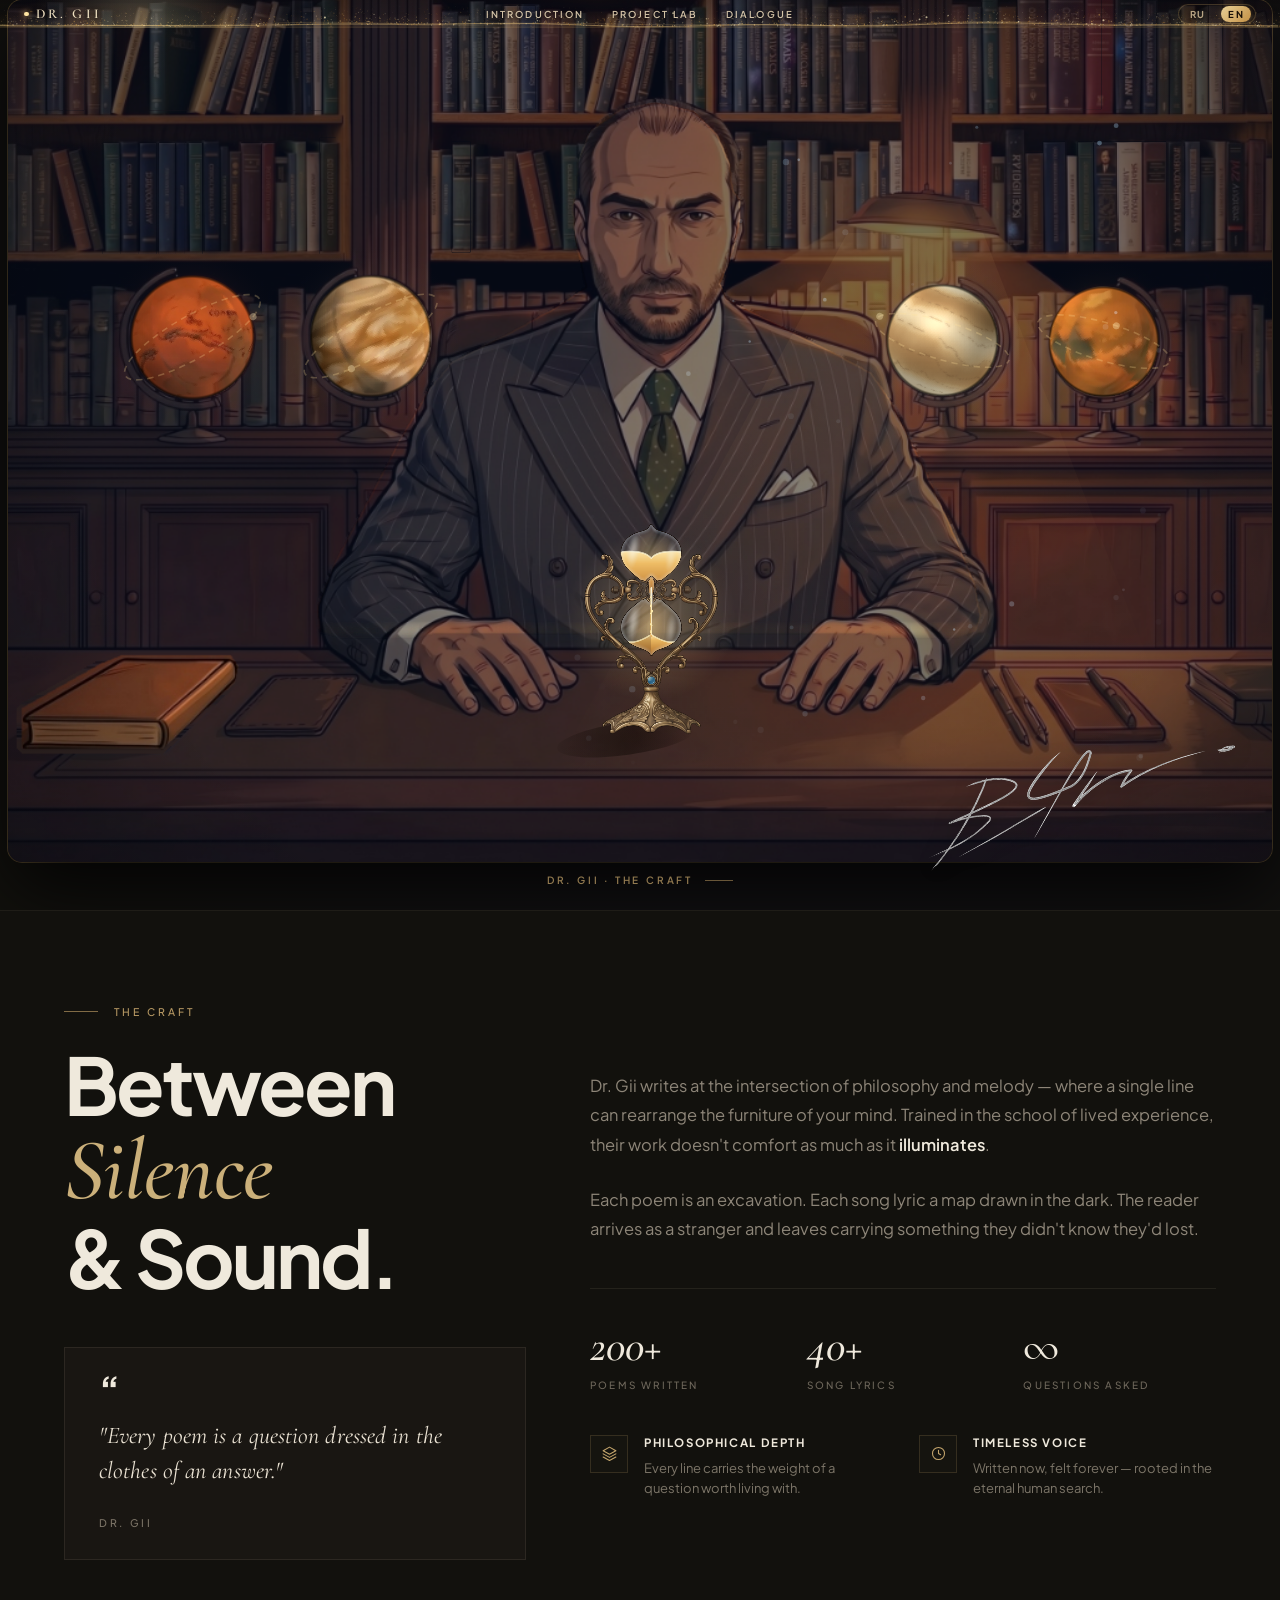
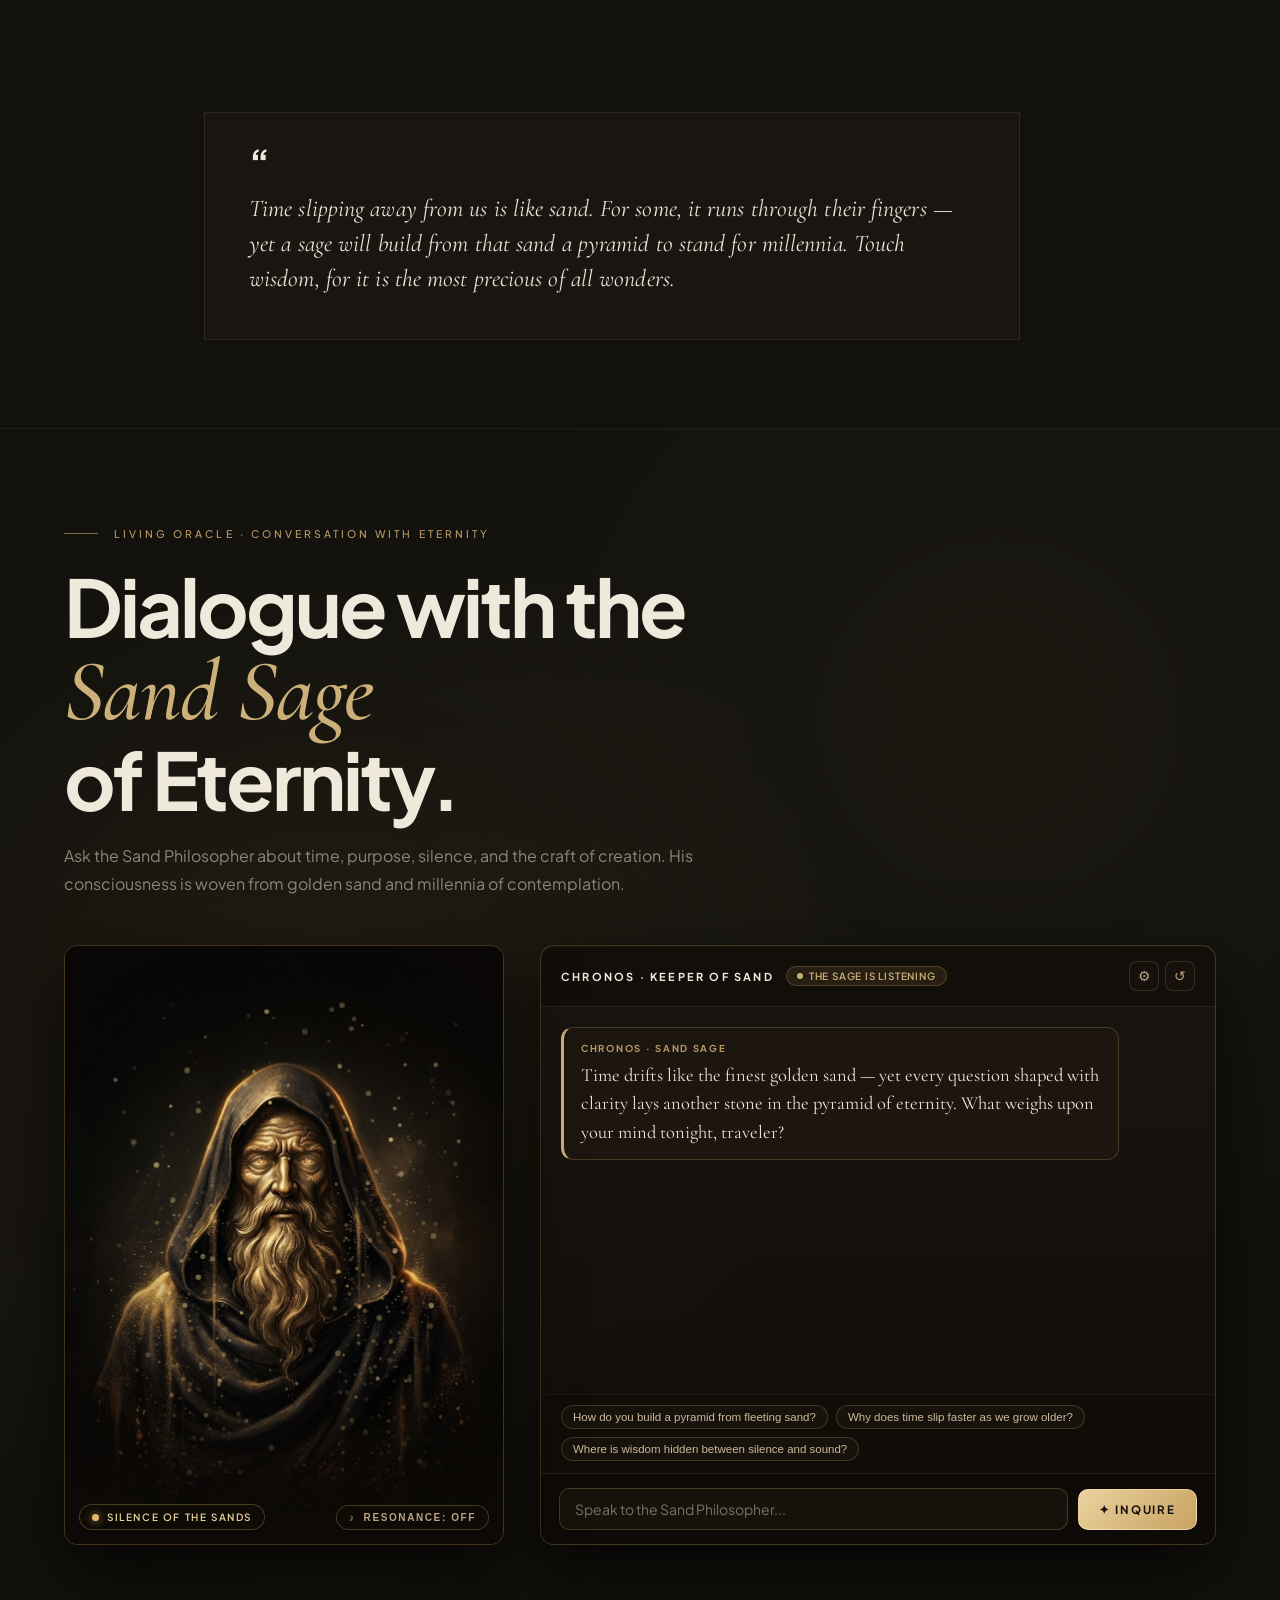
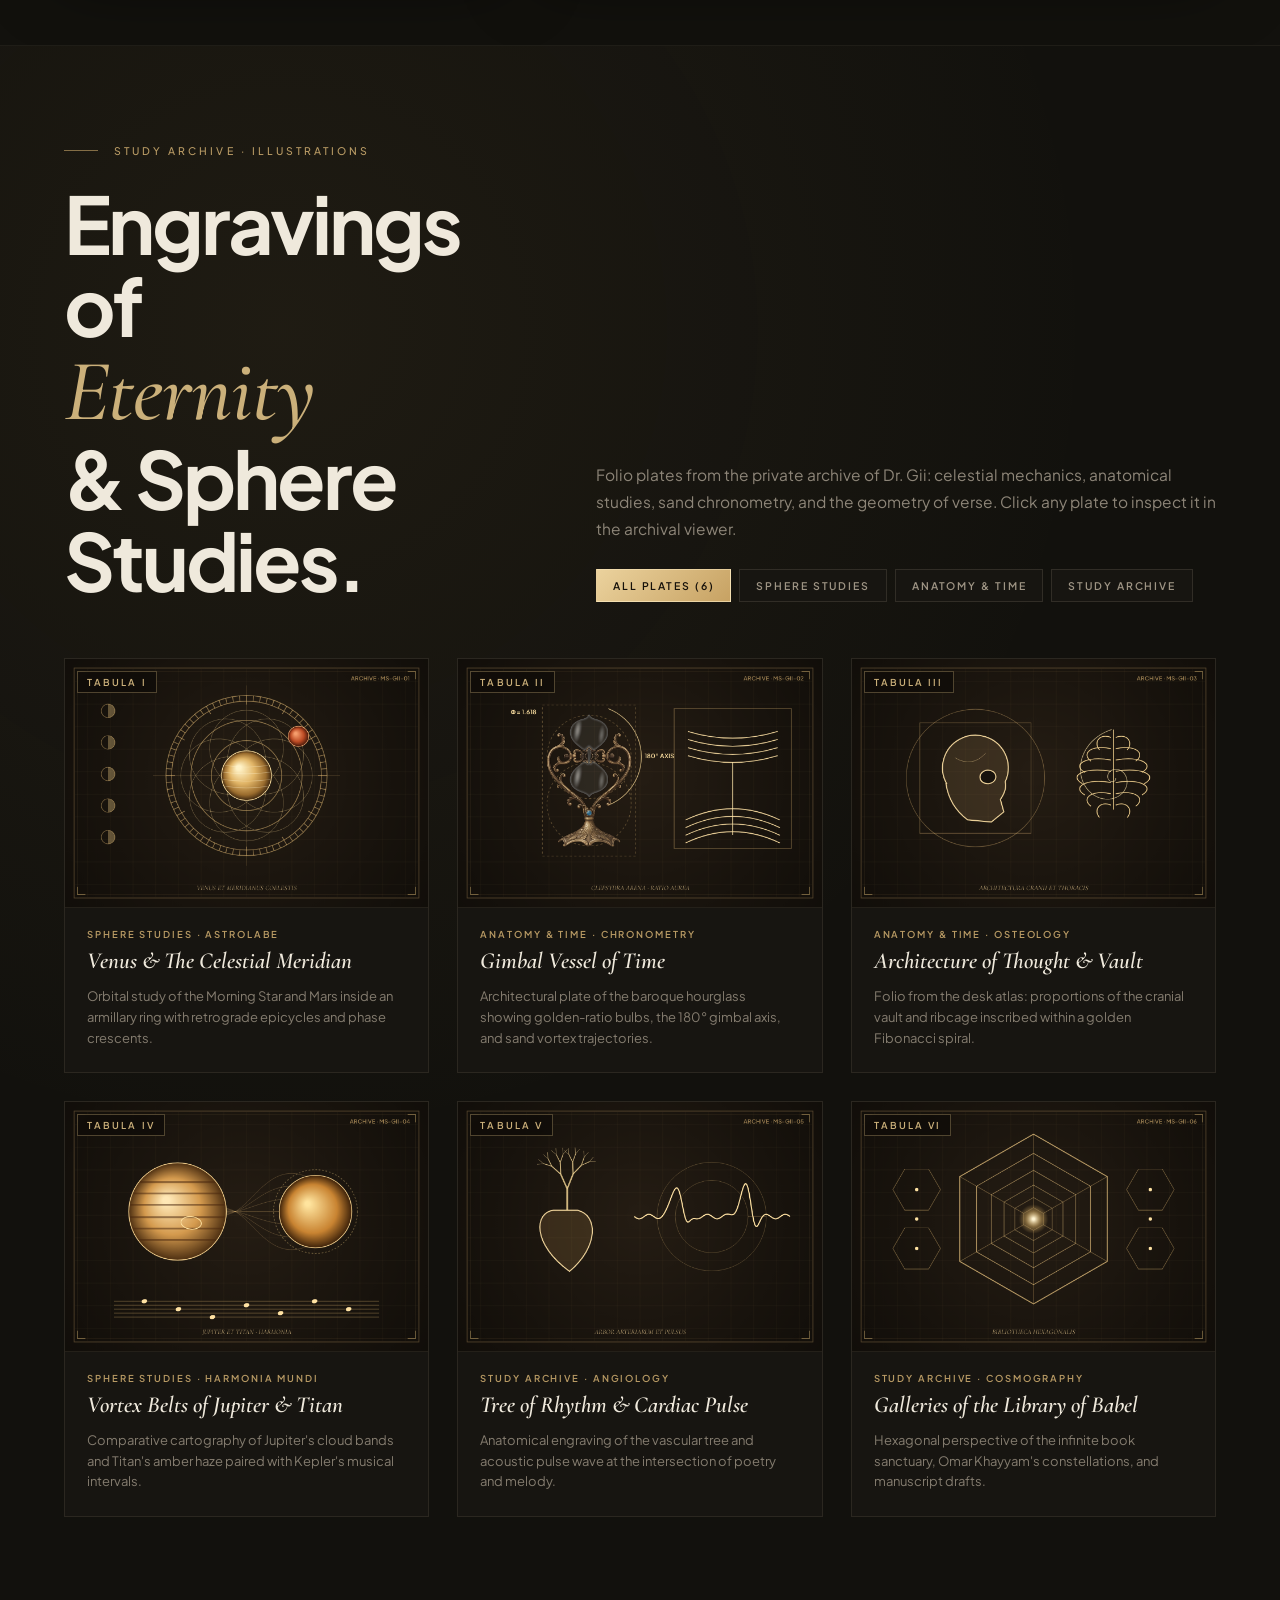
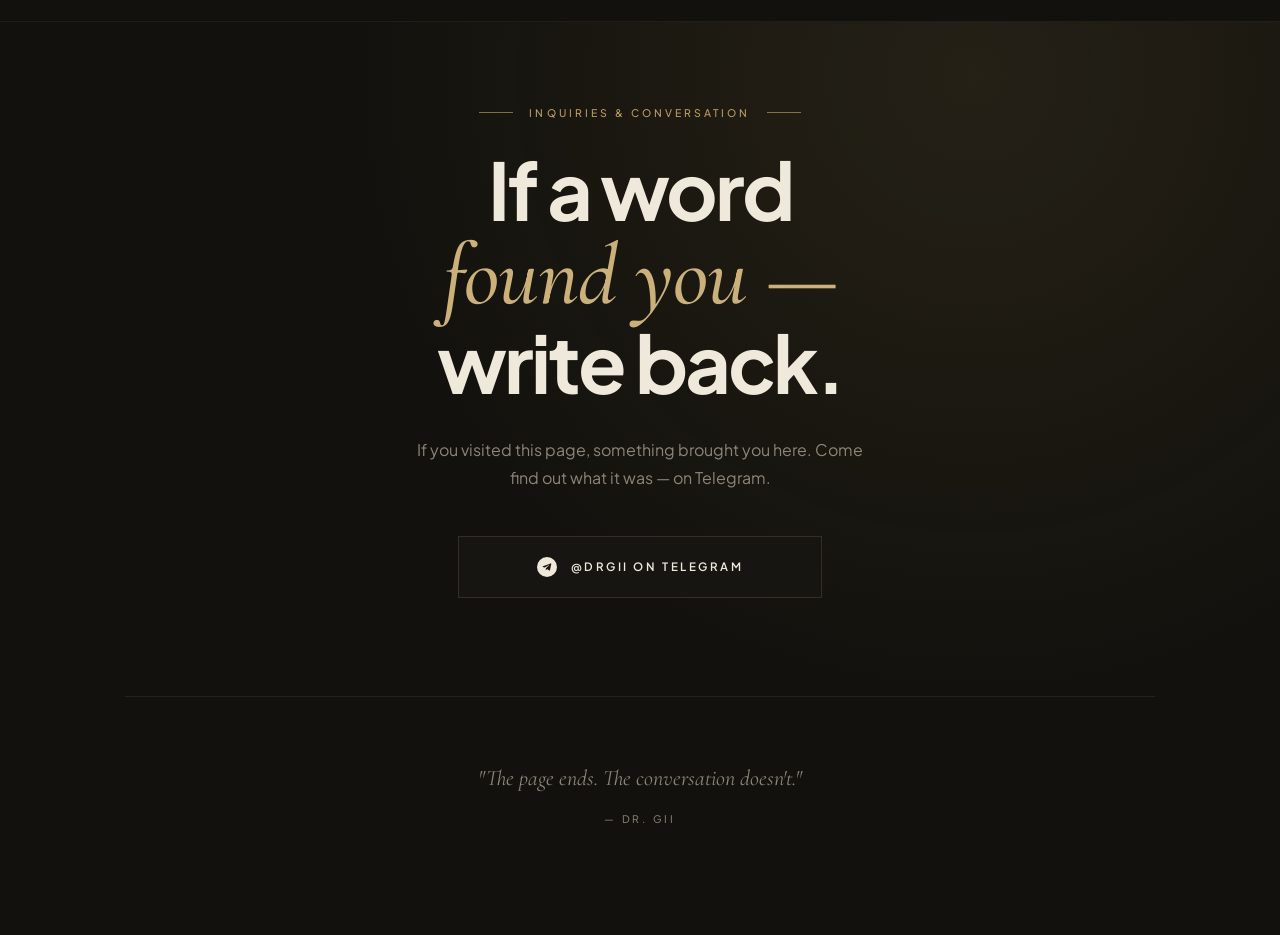
<file: index.html>
<!DOCTYPE html>
<html lang="en">
<head>
  <meta charset="UTF-8" />
  <meta name="viewport" content="width=device-width, initial-scale=1.0" />
  <title>Dr. Gii</title>
  <link rel="preconnect" href="https://fonts.googleapis.com" />
  <link rel="preconnect" href="https://fonts.gstatic.com" crossorigin />
  <link href="https://fonts.googleapis.com/css2?family=Cormorant+Garamond:ital,wght@0,400;0,500;0,600;1,400;1,500;1,600&family=Plus+Jakarta+Sans:wght@400;500;600;700;800&display=swap" rel="stylesheet" />
  <link rel="stylesheet" href="styles.css?v=23" />
</head>
<body>
  <!-- =========================================================
       TOP SAND STRIP MENU & LANGUAGE SWITCHER (EN / RU)
       ========================================================= -->
  <header class="sand-navbar" id="sandNavbar">
    <canvas id="sandStripCanvas" class="sand-strip-canvas" aria-hidden="true"></canvas>
    <div class="sand-navbar-inner">
      <a href="#study" class="sand-brand" aria-label="Dr. Gii">
        <span class="sand-brand-spark" aria-hidden="true"></span>
        <span>DR. GII</span>
      </a>

      <nav class="sand-nav-links" aria-label="Site Navigation">
        <a href="#study" class="sand-nav-link" data-i18n="nav_intro">INTRODUCTION</a>
        <a href="#craft" class="sand-nav-link" data-i18n="nav_lab">PROJECT LAB</a>
        <a href="#inquiries" class="sand-nav-link" data-i18n="nav_inquiries">DIALOGUE</a>
      </nav>

      <div class="sand-lang-switch" role="group" aria-label="Language / Выбор языка">
        <button type="button" class="sand-lang-btn" data-lang="ru" id="btnLangRu">RU</button>
        <span class="sand-lang-sep" aria-hidden="true">·</span>
        <button type="button" class="sand-lang-btn active" data-lang="en" id="btnLangEn">EN</button>
      </div>
    </div>
  </header>

  <main class="app-shell" id="study">
    <section class="stage-wrap" aria-label="Интерактивная 2D моушн сцена">
      <canvas id="sceneCanvas"></canvas>

      <!-- Floating Archival Book Dossier -->
      <aside id="dossierCard" class="dossier-card" aria-live="polite">
        <div class="dossier-head">
          <div>
            <span id="dossierCat" class="dossier-cat">Астрофизика</span>
            <h2 id="dossierTitle" class="dossier-title">Название тома</h2>
            <div id="dossierAuthor" class="dossier-author">Автор</div>
          </div>
          <button type="button" id="dossierClose" class="dossier-close" aria-label="Закрыть карточку">×</button>
        </div>
        <p id="dossierNote" class="dossier-note"></p>
        <div class="dossier-footer">
          <span id="dossierEffect" class="dossier-effect">✦ Эффект</span>
          <div class="dossier-actions">
            <button type="button" id="dossierFlipPage" class="dossier-push-btn dossier-flip-btn" style="display:none">Лист ›</button>
            <button type="button" id="dossierPush" class="dossier-push-btn">Убрать на полку</button>
          </div>
        </div>
      </aside>

      <!-- Subtle Action Feedback -->
      <footer class="hud-bottom">
        <div id="statusToast" class="status-toast" role="status"></div>
      </footer>

      <!-- Cursor Tooltip -->
      <div id="sceneTooltip" class="scene-tooltip" aria-hidden="true">
        <div class="tt-title"></div>
        <div class="tt-sub"></div>
      </div>
    </section>

    <a href="#craft" class="scroll-cue" aria-label="Explore Dr. Gii">
      <span class="scroll-cue-text" data-i18n="scroll_cue">DR. GII · THE CRAFT</span>
      <span class="scroll-cue-line"></span>
    </a>
  </main>

  <!-- =========================================================
       DR. GII LANDING SECTIONS (Recreated from sitepic)
       ========================================================= -->
  <div class="drgii-landing">
    <!-- Section 1: THE CRAFT (2026-11-16_02-06-53.png) -->
    <section id="craft" class="dg-section dg-craft">
      <div class="dg-container dg-craft-grid">
        <div class="dg-craft-left">
          <div class="dg-eyebrow">
            <span class="dg-eyebrow-line"></span>
            <span class="dg-eyebrow-text" data-i18n="craft_eyebrow">THE CRAFT</span>
          </div>

          <h1 class="dg-heading">
            <span class="dg-heading-sans" data-i18n="craft_h1_1">Between</span>
            <em class="dg-heading-serif" data-i18n="craft_h1_2">Silence</em>
            <span class="dg-heading-sans" data-i18n="craft_h1_3">& Sound.</span>
          </h1>

          <blockquote class="dg-quote-card dg-quote-card--compact">
            <span class="dg-quote-mark" aria-hidden="true">“</span>
            <p class="dg-quote-body" data-i18n="craft_quote">
              "Every poem is a question dressed in the clothes of an answer."
            </p>
            <footer class="dg-quote-author" data-i18n="craft_quote_author">DR. GII</footer>
          </blockquote>
        </div>

        <div class="dg-craft-right">
          <div class="dg-bio">
            <p data-i18n-html="craft_bio_1">
              Dr. Gii writes at the intersection of philosophy and melody — where a single line can
              rearrange the furniture of your mind. Trained in the school of lived experience, their
              work doesn't comfort as much as it <strong>illuminates</strong>.
            </p>
            <p data-i18n="craft_bio_2">
              Each poem is an excavation. Each song lyric a map drawn in the dark. The reader arrives
              as a stranger and leaves carrying something they didn't know they'd lost.
            </p>
          </div>

          <div class="dg-divider"></div>

          <div class="dg-stats">
            <div class="dg-stat-item">
              <div class="dg-stat-num">200+</div>
              <div class="dg-stat-label" data-i18n="stat_poems">POEMS WRITTEN</div>
            </div>
            <div class="dg-stat-item">
              <div class="dg-stat-num">40+</div>
              <div class="dg-stat-label" data-i18n="stat_lyrics">SONG LYRICS</div>
            </div>
            <div class="dg-stat-item">
              <div class="dg-stat-num dg-stat-num--inf">&infin;</div>
              <div class="dg-stat-label" data-i18n="stat_questions">QUESTIONS ASKED</div>
            </div>
          </div>

          <div class="dg-pillars">
            <div class="dg-pillar">
              <div class="dg-pillar-icon" aria-hidden="true">
                <svg viewBox="0 0 24 24" width="17" height="17" fill="none" stroke="currentColor" stroke-width="1.5" stroke-linecap="round" stroke-linejoin="round">
                  <polygon points="12 3 3 8 12 13 21 8 12 3"></polygon>
                  <polyline points="3 12.5 12 17.5 21 12.5"></polyline>
                  <polyline points="3 17 12 22 21 17"></polyline>
                </svg>
              </div>
              <div class="dg-pillar-content">
                <h3 class="dg-pillar-title" data-i18n="pillar_1_title">PHILOSOPHICAL DEPTH</h3>
                <p class="dg-pillar-desc" data-i18n="pillar_1_desc">
                  Every line carries the weight of a question worth living with.
                </p>
              </div>
            </div>

            <div class="dg-pillar">
              <div class="dg-pillar-icon" aria-hidden="true">
                <svg viewBox="0 0 24 24" width="17" height="17" fill="none" stroke="currentColor" stroke-width="1.5" stroke-linecap="round" stroke-linejoin="round">
                  <circle cx="12" cy="12" r="8.5"></circle>
                  <polyline points="12 7.5 12 12 15 13.8"></polyline>
                </svg>
              </div>
              <div class="dg-pillar-content">
                <h3 class="dg-pillar-title" data-i18n="pillar_2_title">TIMELESS VOICE</h3>
                <p class="dg-pillar-desc" data-i18n="pillar_2_desc">
                  Written now, felt forever — rooted in the eternal human search.
                </p>
              </div>
            </div>
          </div>
        </div>
      </div>
    </section>

    <!-- Section 2: WISDOM & SAND QUOTE (2026-11-16_02-08-38.png) -->
    <section id="wisdom" class="dg-section dg-wisdom">
      <div class="dg-container dg-wisdom-inner">
        <blockquote class="dg-quote-card dg-quote-card--wide">
          <span class="dg-quote-mark" aria-hidden="true">“</span>
          <p class="dg-quote-body dg-quote-body--en" data-i18n="wisdom_quote">
            Time slipping away from us is like sand. For some, it runs through their fingers — yet a sage will build from that sand a pyramid to stand for millennia. Touch wisdom, for it is the most precious of all wonders.
          </p>
        </blockquote>
      </div>
    </section>

    <!-- Section 2.2: LIVING SAND PHILOSOPHER AI AVATAR & CHAT -->
    <section id="sand-sage" class="dg-section dg-sage">
      <div class="dg-container">
        <div class="dg-sage-header">
          <div class="dg-eyebrow">
            <span class="dg-eyebrow-line"></span>
            <span class="dg-eyebrow-text" data-i18n="sage_eyebrow">LIVING ORACLE · CONVERSATION WITH ETERNITY</span>
          </div>

          <h2 class="dg-heading">
            <span class="dg-heading-sans" data-i18n="sage_h2_1">Dialogue with the</span>
            <em class="dg-heading-serif" data-i18n="sage_h2_2">Sand Sage</em>
            <span class="dg-heading-sans" data-i18n="sage_h2_3">of Eternity.</span>
          </h2>

          <p class="dg-sage-lead" data-i18n="sage_lead">
            Ask the Sand Philosopher about time, purpose, silence, and the craft of creation. His consciousness is woven from golden sand and millennia of contemplation.
          </p>
        </div>

        <div class="dg-sage-grid">
          <!-- Left: Living Animated Sand Man Avatar -->
          <div class="dg-sage-avatar-col">
            <div class="dg-sage-avatar-frame" id="sandSageFrame">
              <canvas id="sandSageCanvas" width="520" height="680" aria-label="Living Sand Philosopher Avatar"></canvas>
              <div class="dg-sage-avatar-hud">
                <div class="dg-sage-state-pill" id="sageStatePill">
                  <span class="dg-sage-pulse-dot" id="sagePulseDot"></span>
                  <span id="sageStateLabel" data-i18n="sage_state_idle">SILENCE OF THE SANDS</span>
                </div>
                <button type="button" id="sageAudioToggle" class="dg-sage-audio-btn" title="Toggle Sand Resonance Sound" aria-pressed="false">
                  <span class="dg-sage-audio-icon" aria-hidden="true">♪</span>
                  <span data-i18n="sage_sound_off">RESONANCE: OFF</span>
                </button>
              </div>
            </div>
          </div>

          <!-- Right: Interactive AI Chat Console -->
          <div class="dg-sage-chat-col">
            <div class="dg-sage-chat-card">
              <div class="dg-sage-chat-head">
                <div class="dg-sage-chat-identity">
                  <div class="dg-sage-chat-name" data-i18n="sage_name">CHRONOS · KEEPER OF SAND</div>
                  <div class="dg-sage-conn-badge" id="sageConnBadge" data-status="ready">
                    <span class="dg-sage-conn-dot"></span>
                    <span id="sageConnText" data-i18n="sage_conn_ready">THE SAGE IS LISTENING</span>
                  </div>
                </div>
                <div class="dg-sage-chat-tools">
                  <button type="button" id="sageConfigBtn" class="dg-sage-tool-btn" title="Oracle Channel Settings" aria-expanded="false">⚙</button>
                  <button type="button" id="sageResetBtn" class="dg-sage-tool-btn" title="Begin Dialogue Anew">↺</button>
                </div>
              </div>

              <!-- Optional Config Drawer for Channel Settings -->
              <div class="dg-sage-config" id="sageConfigDrawer" hidden>
                <div class="dg-sage-config-row">
                  <label for="sageWebhookInput" class="dg-sage-config-label" data-i18n="sage_cfg_label">Oracle Channel Endpoint (URL):</label>
                  <input type="url" id="sageWebhookInput" class="dg-sage-config-input" placeholder="https://n8n.drgii.ru/webhook/sand-sage" />
                </div>
                <div class="dg-sage-config-actions">
                  <button type="button" id="sageWebhookSave" class="dg-sage-cfg-btn dg-sage-cfg-btn--primary" data-i18n="sage_cfg_save">Attune Channel</button>
                  <button type="button" id="sageWebhookTest" class="dg-sage-cfg-btn" data-i18n="sage_cfg_test">Test Resonance</button>
                  <span id="sageConfigHint" class="dg-sage-config-hint"></span>
                </div>
              </div>

              <!-- Conversation Feed -->
              <div class="dg-sage-messages" id="sageChatMessages" role="log" aria-live="polite"></div>

              <!-- Quick Question Chips -->
              <div class="dg-sage-prompts" id="sageQuickPrompts">
                <button type="button" class="dg-sage-chip" data-prompt-key="sage_q1" data-i18n="sage_q1">
                  How do you build a pyramid from fleeting sand?
                </button>
                <button type="button" class="dg-sage-chip" data-prompt-key="sage_q2" data-i18n="sage_q2">
                  Why does time slip faster as we grow older?
                </button>
                <button type="button" class="dg-sage-chip" data-prompt-key="sage_q3" data-i18n="sage_q3">
                  Where is wisdom hidden between silence and sound?
                </button>
              </div>

              <!-- Chat Input Form -->
              <form class="dg-sage-input-bar" id="sageChatForm">
                <input
                  type="text"
                  id="sageChatInput"
                  class="dg-sage-input"
                  maxlength="800"
                  autocomplete="off"
                  data-i18n-placeholder="sage_placeholder"
                  placeholder="Speak to the Sand Philosopher..."
                />
                <button type="submit" id="sageSendBtn" class="dg-sage-send-btn">
                  <span data-i18n="sage_send">✦ INQUIRE</span>
                </button>
              </form>
            </div>
          </div>
        </div>
      </div>
    </section>

    <!-- Section 2.5: INTERACTIVE ARCHIVAL ILLUSTRATIONS GALLERY -->
    <section id="gallery" class="dg-section dg-gallery">
      <div class="dg-container">
        <div class="dg-gallery-header">
          <div class="dg-gallery-title-col">
            <div class="dg-eyebrow">
              <span class="dg-eyebrow-line"></span>
              <span class="dg-eyebrow-text" data-i18n="gal_eyebrow">STUDY ARCHIVE · ILLUSTRATIONS</span>
            </div>

            <h2 class="dg-heading">
              <span class="dg-heading-sans" data-i18n="gal_h2_1">Engravings of</span>
              <em class="dg-heading-serif" data-i18n="gal_h2_2">Eternity</em>
              <span class="dg-heading-sans" data-i18n="gal_h2_3">& Sphere Studies.</span>
            </h2>
          </div>

          <div class="dg-gallery-meta-col">
            <p class="dg-gallery-sub" data-i18n="gal_sub">
              Folio plates from the private archive of Dr. Gii: celestial mechanics, anatomical studies,
              sand chronometry, and the geometry of verse. Click any plate to inspect it in the archival viewer.
            </p>

            <div class="dg-gallery-filters" id="galleryFilters" role="tablist" aria-label="Illustration filters">
              <button type="button" class="dg-filter-btn active" data-filter="all" data-i18n="gal_filter_all">ALL PLATES (6)</button>
              <button type="button" class="dg-filter-btn" data-filter="spheres" data-i18n="gal_filter_spheres">SPHERE STUDIES</button>
              <button type="button" class="dg-filter-btn" data-filter="anatomy" data-i18n="gal_filter_anatomy">ANATOMY & TIME</button>
              <button type="button" class="dg-filter-btn" data-filter="folios" data-i18n="gal_filter_folios">STUDY ARCHIVE</button>
            </div>
          </div>
        </div>

        <div class="dg-gallery-grid" id="galleryGrid">
          <!-- Plate I -->
          <article class="dg-plate-card" data-category="spheres" data-plate-id="0" tabindex="0" role="button" aria-label="Tabula I">
            <div class="dg-plate-frame">
              <canvas class="dg-plate-canvas" data-plate-canvas="0" width="640" height="440"></canvas>
              <div class="dg-plate-badge">TABULA I</div>
              <div class="dg-plate-zoom-hint" data-i18n="gal_open_hint">✦ ОТКРЫТЬ ЛИСТ</div>
            </div>
            <div class="dg-plate-info">
              <div class="dg-plate-cat" data-i18n="plate_0_cat">ЭТЮДЫ СФЕР · АСТРОЛЯБИЯ</div>
              <h3 class="dg-plate-title" data-i18n="plate_0_title">Венера и Небесный Меридиан</h3>
              <p class="dg-plate-desc" data-i18n="plate_0_desc">
                Орбитальный этюд Утренней Звезды и Марса в армиллярном кольце с эпициклами и фазами свечения.
              </p>
            </div>
          </article>

          <!-- Plate II -->
          <article class="dg-plate-card" data-category="anatomy" data-plate-id="1" tabindex="0" role="button" aria-label="Tabula II">
            <div class="dg-plate-frame">
              <canvas class="dg-plate-canvas" data-plate-canvas="1" width="640" height="440"></canvas>
              <div class="dg-plate-badge">TABULA II</div>
              <div class="dg-plate-zoom-hint" data-i18n="gal_open_hint">✦ ОТКРЫТЬ ЛИСТ</div>
            </div>
            <div class="dg-plate-info">
              <div class="dg-plate-cat" data-i18n="plate_1_cat">АНАТОМИЯ И ВРЕМЯ · ХРОНОМЕТРИЯ</div>
              <h3 class="dg-plate-title" data-i18n="plate_1_title">Карданный Сосуд Времени</h3>
              <p class="dg-plate-desc" data-i18n="plate_1_desc">
                Чертёж барочных песочных часов с золотым сечением колб, осью переворота 180° и воронкой потока.
              </p>
            </div>
          </article>

          <!-- Plate III -->
          <article class="dg-plate-card" data-category="anatomy" data-plate-id="2" tabindex="0" role="button" aria-label="Tabula III">
            <div class="dg-plate-frame">
              <canvas class="dg-plate-canvas" data-plate-canvas="2" width="640" height="440"></canvas>
              <div class="dg-plate-badge">TABULA III</div>
              <div class="dg-plate-zoom-hint" data-i18n="gal_open_hint">✦ ОТКРЫТЬ ЛИСТ</div>
            </div>
            <div class="dg-plate-info">
              <div class="dg-plate-cat" data-i18n="plate_2_cat">АНАТОМИЯ И ВРЕМЯ · ОСТЕОЛОГИЯ</div>
              <h3 class="dg-plate-title" data-i18n="plate_2_title">Архитектура Мысли и Свода</h3>
              <p class="dg-plate-desc" data-i18n="plate_2_desc">
                Лист из настольного атласа: пропорции черепного свода и грудной клетки, вписанные в золотую спираль.
              </p>
            </div>
          </article>

          <!-- Plate IV -->
          <article class="dg-plate-card" data-category="spheres" data-plate-id="3" tabindex="0" role="button" aria-label="Tabula IV">
            <div class="dg-plate-frame">
              <canvas class="dg-plate-canvas" data-plate-canvas="3" width="640" height="440"></canvas>
              <div class="dg-plate-badge">TABULA IV</div>
              <div class="dg-plate-zoom-hint" data-i18n="gal_open_hint">✦ ОТКРЫТЬ ЛИСТ</div>
            </div>
            <div class="dg-plate-info">
              <div class="dg-plate-cat" data-i18n="plate_3_cat">ЭТЮДЫ СФЕР · ГАРМОНИЯ МИРА</div>
              <h3 class="dg-plate-title" data-i18n="plate_3_title">Вихревые Пояса Юпитера и Титана</h3>
              <p class="dg-plate-desc" data-i18n="plate_3_desc">
                Сравнительная картография облачных поясов гиганта и янтарной дымки Титана с музыкальными интервалами Кеплера.
              </p>
            </div>
          </article>

          <!-- Plate V -->
          <article class="dg-plate-card" data-category="folios" data-plate-id="4" tabindex="0" role="button" aria-label="Tabula V">
            <div class="dg-plate-frame">
              <canvas class="dg-plate-canvas" data-plate-canvas="4" width="640" height="440"></canvas>
              <div class="dg-plate-badge">TABULA V</div>
              <div class="dg-plate-zoom-hint" data-i18n="gal_open_hint">✦ ОТКРЫТЬ ЛИСТ</div>
            </div>
            <div class="dg-plate-info">
              <div class="dg-plate-cat" data-i18n="plate_4_cat">АРХИВ КАБИНЕТА · АНГИОЛОГИЯ</div>
              <h3 class="dg-plate-title" data-i18n="plate_4_title">Древо Ритма и Сердечный Пульс</h3>
              <p class="dg-plate-desc" data-i18n="plate_4_desc">
                Анатомическая гравюра сосудистого древа и акустической волны пульса на пересечении поэзии и мелодии.
              </p>
            </div>
          </article>

          <!-- Plate VI -->
          <article class="dg-plate-card" data-category="folios" data-plate-id="5" tabindex="0" role="button" aria-label="Tabula VI">
            <div class="dg-plate-frame">
              <canvas class="dg-plate-canvas" data-plate-canvas="5" width="640" height="440"></canvas>
              <div class="dg-plate-badge">TABULA VI</div>
              <div class="dg-plate-zoom-hint" data-i18n="gal_open_hint">✦ ОТКРЫТЬ ЛИСТ</div>
            </div>
            <div class="dg-plate-info">
              <div class="dg-plate-cat" data-i18n="plate_5_cat">АРХИВ КАБИНЕТА · КОСМОГРАФИЯ</div>
              <h3 class="dg-plate-title" data-i18n="plate_5_title">Галереи Вавилонской Библиотеки</h3>
              <p class="dg-plate-desc" data-i18n="plate_5_desc">
                Шестигранная перспектива бесконечного книгохранилища, созвездий Омара Хайяма и рукописных черновиков.
              </p>
            </div>
          </article>
        </div>
      </div>
    </section>

    <!-- Archival Lightbox Modal for Inspecting Plates -->
    <div id="galleryLightbox" class="dg-lightbox" aria-hidden="true" role="dialog" aria-modal="true" aria-labelledby="lbTitle" aria-describedby="lbDesc">
      <div class="dg-lightbox-backdrop" id="lightboxBackdrop"></div>
      <div class="dg-lightbox-dialog">
        <div class="dg-lightbox-top">
          <div class="dg-lightbox-meta">
            <span id="lbRoman" class="dg-lightbox-roman">TABULA I</span>
            <span id="lbCat" class="dg-lightbox-cat">ЭТЮДЫ СФЕР</span>
          </div>
          <div class="dg-lightbox-controls">
            <button type="button" id="lbPrev" class="dg-lb-btn" aria-label="Предыдущий лист">‹</button>
            <button type="button" id="lbNext" class="dg-lb-btn" aria-label="Следующий лист">›</button>
            <button type="button" id="lbClose" class="dg-lb-btn dg-lb-close" aria-label="Закрыть">×</button>
          </div>
        </div>

        <div class="dg-lightbox-stage">
          <canvas id="lightboxCanvas" width="960" height="660"></canvas>
        </div>

        <div class="dg-lightbox-footer">
          <div>
            <h3 id="lbTitle" class="dg-lightbox-title">Венера и Небесный Меридиан</h3>
            <p id="lbDesc" class="dg-lightbox-desc"></p>
          </div>
          <div id="lbArchiveCode" class="dg-lightbox-code">ARCHIVE · MS-GII-01</div>
        </div>
      </div>
    </div>

    <!-- Section 3: INQUIRIES & CONVERSATION (2026-11-16_02-09-27.png) -->
    <section id="inquiries" class="dg-section dg-inquiries">
      <div class="dg-container dg-inquiries-inner">
        <div class="dg-eyebrow dg-eyebrow--center">
          <span class="dg-eyebrow-line"></span>
          <span class="dg-eyebrow-text" data-i18n="inq_eyebrow">INQUIRIES & CONVERSATION</span>
          <span class="dg-eyebrow-line"></span>
        </div>

        <h2 class="dg-heading dg-heading--center">
          <span class="dg-heading-sans" data-i18n="inq_h2_1">If a word</span>
          <em class="dg-heading-serif" data-i18n="inq_h2_2">found you —</em>
          <span class="dg-heading-sans" data-i18n="inq_h2_3">write back.</span>
        </h2>

        <p class="dg-inquiries-sub" data-i18n-html="inq_sub">
          If you visited this page, something brought you here. Come<br />find out what it was — on Telegram.
        </p>

        <div class="dg-cta-wrap">
          <a
            href="https://t.me/drgii"
            target="_blank"
            rel="noopener noreferrer"
            class="dg-telegram-btn"
          >
            <span class="dg-tg-badge" aria-hidden="true">
              <svg viewBox="0 0 24 24" width="12" height="12" fill="currentColor">
                <path d="M19.2 4.8L3.9 10.7c-1 .4-1 1-.2 1.3l3.9 1.2 9.1-5.7c.4-.3.8-.1.5.2l-7.4 6.7-.3 4.1c.4 0 .6-.2.8-.4l2-1.9 4.1 3c.8.4 1.3.2 1.5-.7l2.6-12.4c.3-1.1-.4-1.6-1.3-1.3z" />
              </svg>
            </span>
            <span data-i18n="inq_btn">@DRGII ON TELEGRAM</span>
          </a>
        </div>

        <div class="dg-footer-rule"></div>

        <div class="dg-closing">
          <p class="dg-closing-quote" data-i18n="closing_quote">"The page ends. The conversation doesn't."</p>
          <div class="dg-closing-author" data-i18n="closing_author">— DR. GII</div>
        </div>
      </div>
    </section>
  </div>

  <!-- Fixed Bottom-Right Motion Signature Overlay (Transparent WebM) -->
  <div class="dg-fixed-sig" aria-hidden="true">
    <video
      id="dgFixedSigVideo"
      class="dg-fixed-sig-video"
      autoplay
      muted
      playsinline
      preload="auto"
    >
      <source src="assets/signature_alpha.webm" type="video/webm" />
    </video>
  </div>

  <script src="assets/scene_bundle.js?v=6"></script>
  <script src="motion.js?v=23"></script>
</body>
</html>
</file>
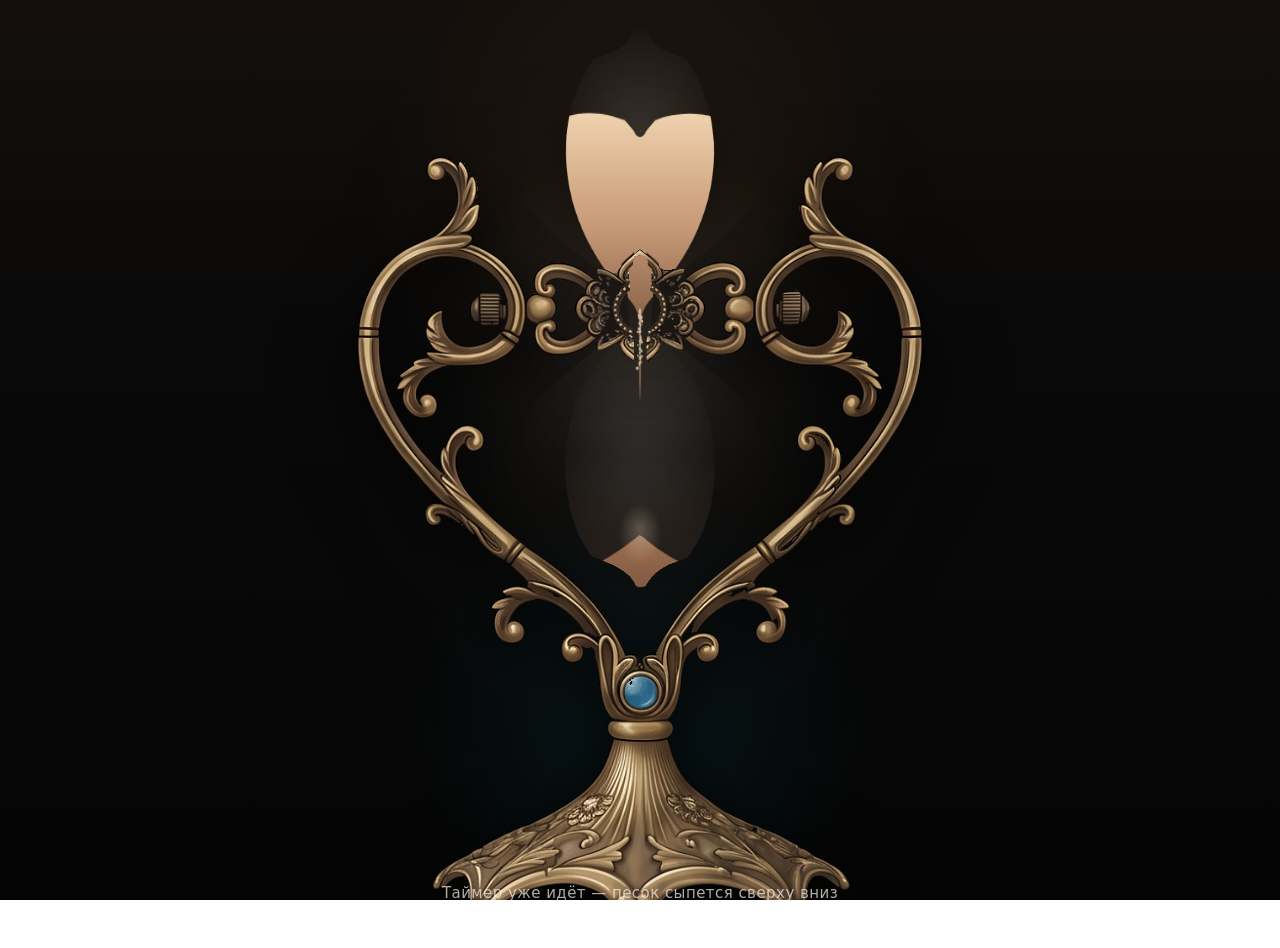
<file: hourglass_project/hourglass_30s.html>
<!DOCTYPE html>
<html lang="ru">
<head>
  <meta charset="UTF-8" />
  <meta name="viewport" content="width=device-width, initial-scale=1.0" />
  <title>Песочные часы — 30 секунд</title>
  <style>
    :root {
      --text: #f7efe5;
      --text-soft: rgba(247, 239, 229, 0.72);
    }

    * { box-sizing: border-box; }

    html, body {
      height: 100%;
      margin: 0;
      font-family: Inter, system-ui, -apple-system, BlinkMacSystemFont, "Segoe UI", sans-serif;
      color: var(--text);
      background:
        radial-gradient(circle at 50% 22%, rgba(125, 83, 41, 0.18), transparent 28%),
        radial-gradient(circle at 50% 80%, rgba(13, 96, 118, 0.18), transparent 24%),
        linear-gradient(180deg, #140f0c 0%, #090909 38%, #050505 100%);
      overflow: hidden;
    }

    body::before {
      content: "";
      position: fixed;
      inset: 0;
      pointer-events: none;
      background:
        radial-gradient(circle at 50% 38%, rgba(255,255,255,0.03), transparent 24%),
        radial-gradient(circle at 50% 50%, rgba(255,214,164,0.04), transparent 38%);
      mix-blend-mode: screen;
    }

    .stage {
      min-height: 100%;
      display: grid;
      place-items: center;
      padding: 24px;
    }

    .hourglass-widget {
      width: min(92vw, 760px);
      aspect-ratio: 760 / 900;
      position: relative;
      user-select: none;
      outline: none;
      filter: drop-shadow(0 22px 34px rgba(0, 0, 0, 0.55));
      animation: floatWidget 6.6s ease-in-out infinite;
      cursor: default;
    }

    .hourglass-widget:focus-visible {
      box-shadow: 0 0 0 2px rgba(255,255,255,0.14), 0 0 0 6px rgba(111, 232, 255, 0.18);
      border-radius: 22px;
    }

    @keyframes floatWidget {
      0%, 100% { transform: translateY(0); }
      50% { transform: translateY(-8px); }
    }

    .hint {
      position: absolute;
      inset: auto 0 22px 0;
      text-align: center;
      font-size: clamp(12px, 1.7vw, 15px);
      color: rgba(247, 239, 229, 0.72);
      letter-spacing: 0.03em;
      pointer-events: none;
      z-index: 10;
    }

    .halo {
      position: absolute;
      left: 50%;
      top: 33%;
      width: 340px;
      height: 340px;
      transform: translate(-50%, -50%);
      border-radius: 50%;
      pointer-events: none;
      z-index: 0;
      background: radial-gradient(circle, rgba(255,255,255,0.05) 0%, rgba(255,255,255,0.03) 26%, transparent 58%);
      filter: blur(14px);
      animation: haloPulse 3.8s ease-in-out infinite;
    }

    @keyframes haloPulse {
      0%, 100% { opacity: 0.45; transform: translate(-50%, -50%) scale(0.98); }
      50% { opacity: 0.8; transform: translate(-50%, -50%) scale(1.02); }
    }

    .artboard {
      position: absolute;
      inset: 0;
      display: grid;
      place-items: center;
      z-index: 1;
      pointer-events: none;
    }

    .artboard-inner {
      position: relative;
      height: 100%;
      aspect-ratio: 1062 / 1655;
    }

    .layer {
      position: absolute;
      inset: 0;
      width: 100%;
      height: 100%;
      display: block;
      user-select: none;
      -webkit-user-drag: none;
      pointer-events: none;
    }

    .layer.back {
      z-index: 1;
      filter: drop-shadow(0 12px 20px rgba(0,0,0,0.20));
    }

    .layer.front {
      z-index: 4;
      filter: drop-shadow(0 18px 24px rgba(0,0,0,0.22));
    }

    .rotor {
      position: absolute;
      left: 50%;
      top: 31.72%;
      width: 47.46%;
      height: 63.34%;
      transform: translate(-50%, -50%) rotate(0deg);
      transform-origin: 50% 50%;
      transition: transform 1050ms cubic-bezier(0.2, 0.78, 0.18, 1);
      z-index: 3;
      overflow: hidden;
      pointer-events: none;
      will-change: transform;
      filter: drop-shadow(0 10px 16px rgba(0,0,0,0.18));
      -webkit-mask: url('hourglass_glass_mask_crop.png') center / 100% 100% no-repeat;
      mask: url('hourglass_glass_mask_crop.png') center / 100% 100% no-repeat;
    }

    .hourglass-widget:hover .rotor {
      filter:
        drop-shadow(0 14px 18px rgba(0,0,0,0.28))
        drop-shadow(0 0 12px rgba(241, 199, 207, 0.1));
    }

    .sand-canvas {
      position: absolute;
      inset: 0;
      width: 100%;
      height: 100%;
      display: block;
    }

  </style>
</head>
<body>
  <div class="stage">
    <div id="hourglass" class="hourglass-widget" tabindex="0" role="button" aria-label="Песочные часы на 30 секунд. После окончания таймера нажмите, чтобы перевернуть колбу и запустить следующий цикл.">
      <div class="halo"></div>

      <div class="artboard" aria-hidden="true">
        <div class="artboard-inner">
          <img class="layer back" src="hourglass_back_layer.png" alt="" />
          <div id="rotor" class="rotor">
            <canvas id="sandCanvas" class="sand-canvas" width="360" height="520"></canvas>
          </div>
          <img class="layer front" src="hourglass_front_overlay.png" alt="" />
        </div>
      </div>

      <div id="hint" class="hint">Таймер уже идёт — песок сыпется сверху вниз</div>
    </div>
  </div>

  <script>
    const DURATION_MS = 30000;
    const FLIP_MS = 1050;
    const LOGICAL_W = 360;
    const LOGICAL_H = 520;

    const widget = document.getElementById('hourglass');
    const rotor = document.getElementById('rotor');
    const canvas = document.getElementById('sandCanvas');
    const ctx = canvas.getContext('2d');
    const hint = document.getElementById('hint');

    let rotation = 0;
    let runStart = 0;
    let lastTime = performance.now();
    let particles = [];
    let emitCarry = 0;
    let running = false;
    let sandReversed = false;
    let isFlipping = false;
    let flipTimeoutId = 0;

    function resizeCanvas() {
      const dpr = Math.min(window.devicePixelRatio || 1, 2);
      canvas.width = Math.round(LOGICAL_W * dpr);
      canvas.height = Math.round(LOGICAL_H * dpr);
      ctx.setTransform(dpr, 0, 0, dpr, 0, 0);
      ctx.imageSmoothingEnabled = true;
    }

    function clamp(value, min, max) {
      return Math.max(min, Math.min(max, value));
    }

    function lerp(a, b, t) {
      return a + (b - a) * t;
    }

    function rand(min, max) {
      return min + Math.random() * (max - min);
    }

    function getProgress(now) {
      return clamp(Math.max(0, now - runStart) / DURATION_MS, 0, 1);
    }

    function canFlip(now = performance.now()) {
      return !isFlipping && getProgress(now) >= 1;
    }

    function applySandOrientation() {
      if (!sandReversed) return;
      ctx.translate(LOGICAL_W / 2, LOGICAL_H / 2);
      ctx.rotate(Math.PI);
      ctx.translate(-LOGICAL_W / 2, -LOGICAL_H / 2);
    }

    function traceTopBulb(target) {
      target.moveTo(180, 6);
      target.bezierCurveTo(220, 6, 272, 44, 277, 108);
      target.bezierCurveTo(281, 167, 242, 215, 198, 248);
      target.bezierCurveTo(187, 256, 182, 263, 180, 273);
      target.bezierCurveTo(178, 263, 173, 256, 162, 248);
      target.bezierCurveTo(118, 215, 79, 167, 83, 108);
      target.bezierCurveTo(88, 44, 140, 6, 180, 6);
      target.closePath();
    }

    function traceBottomBulb(target) {
      target.moveTo(180, 514);
      target.bezierCurveTo(223, 510, 269, 478, 277, 421);
      target.bezierCurveTo(286, 363, 253, 318, 208, 287);
      target.bezierCurveTo(194, 277, 185, 269, 180, 259);
      target.bezierCurveTo(175, 269, 166, 277, 152, 287);
      target.bezierCurveTo(107, 318, 74, 363, 83, 421);
      target.bezierCurveTo(91, 478, 137, 510, 180, 514);
      target.closePath();
    }

    function traceNeck(target) {
      target.moveTo(173, 247);
      target.bezierCurveTo(176, 258, 177.5, 268, 178, 278);
      target.lineTo(182, 278);
      target.bezierCurveTo(182.5, 268, 184, 258, 187, 247);
      target.closePath();
    }

    function pathTopBulb(target) {
      target.beginPath();
      traceTopBulb(target);
    }

    function pathBottomBulb(target) {
      target.beginPath();
      traceBottomBulb(target);
    }

    function clipTopBulb() {
      pathTopBulb(ctx);
      ctx.clip();
    }

    function clipBottomBulb() {
      pathBottomBulb(ctx);
      ctx.clip();
    }

    function clipInterior() {
      ctx.beginPath();
      traceTopBulb(ctx);
      traceBottomBulb(ctx);
      traceNeck(ctx);
      ctx.clip();
    }

    function getTopSandState(progress) {
      const amount = 1 - progress;
      const surfaceY = lerp(72, 224, 1 - amount);
      const dipY = Math.min(254, surfaceY + lerp(40, 20, amount));
      return { amount, surfaceY, dipY };
    }

    function getBottomSandState(progress) {
      const amount = progress;
      const sideY = 510 - amount * 192;
      const peakLift = lerp(36, 10, amount);
      const spread = 90 + amount * 58;
      return { amount, sideY, peakLift, spread };
    }

    function bottomSurfaceYAt(x, progress) {
      const { sideY, peakLift, spread } = getBottomSandState(progress);
      const dx = clamp(Math.abs(x - 180) / spread, 0, 1);
      const mound = Math.pow(1 - dx, 1.58);
      const flatten = clamp((progress - 0.78) / 0.22, 0, 1);
      return sideY - peakLift * mound + flatten * 8 * dx * dx;
    }

    function spawnParticle() {
      particles.push({
        x: 180 + rand(-1.6, 1.6),
        y: 252 + rand(-2, 1.5),
        vx: rand(-8, 8),
        vy: rand(26, 50),
        r: rand(0.8, 1.55),
        life: rand(1.7, 2.5),
        bounce: 0,
        alpha: rand(0.75, 1)
      });
    }

    function updateParticles(dt, progress, now) {
      const isFlowing = running && now >= runStart && progress < 1;

      if (isFlowing) {
        const flowFade = progress < 0.985 ? 1 : clamp((1 - progress) / 0.015, 0, 1);
        emitCarry += dt * 190 * flowFade;
        while (emitCarry >= 1) {
          spawnParticle();
          emitCarry -= 1;
        }
      }

      const nextParticles = [];

      for (const p of particles) {
        p.life -= dt;
        p.vy += 560 * dt;
        p.vx *= 0.995;
        p.x += p.vx * dt;
        p.y += p.vy * dt;
        p.x += Math.sin((now * 0.014) + p.x * 0.08) * 0.018;

        if (p.y > 292) {
          const surface = bottomSurfaceYAt(p.x, progress);
          if (p.y >= surface && p.vy > 0) {
            p.y = surface - rand(0.2, 0.7);
            p.vy *= -0.16;
            p.vx *= 0.34;
            p.bounce += 1;
          }
        }

        const dead = (
          p.life <= 0 ||
          p.y > 518 ||
          p.x < 70 ||
          p.x > 290 ||
          (p.bounce > 1 && Math.abs(p.vy) < 16)
        );

        if (!dead) nextParticles.push(p);
      }

      particles = nextParticles;
    }

    function drawInnerGlow() {
      const topGlow = ctx.createRadialGradient(180, 118, 20, 180, 118, 126);
      topGlow.addColorStop(0, 'rgba(255,255,255,0.12)');
      topGlow.addColorStop(1, 'rgba(255,255,255,0)');
      ctx.fillStyle = topGlow;
      pathTopBulb(ctx);
      ctx.fill();

      const bottomGlow = ctx.createRadialGradient(180, 404, 20, 180, 404, 128);
      bottomGlow.addColorStop(0, 'rgba(255,255,255,0.08)');
      bottomGlow.addColorStop(1, 'rgba(255,255,255,0)');
      ctx.fillStyle = bottomGlow;
      pathBottomBulb(ctx);
      ctx.fill();
    }

    function drawTopSand(progress, now) {
      const { amount, surfaceY, dipY } = getTopSandState(progress);
      if (amount <= 0.002) return;

      ctx.save();
      clipTopBulb();

      const grad = ctx.createLinearGradient(0, surfaceY, 0, 270);
      grad.addColorStop(0, '#f0d3b0');
      grad.addColorStop(0.46, '#cfa37f');
      grad.addColorStop(1, '#9b6f52');
      ctx.fillStyle = grad;

      const wobble = Math.sin(now * 0.0032) * 0.9;
      ctx.beginPath();
      ctx.moveTo(78, 274);
      ctx.lineTo(78, surfaceY + 6);
      ctx.bezierCurveTo(108, surfaceY - 1 + wobble, 135, surfaceY + 1.5, 160, surfaceY + 8);
      ctx.lineTo(171, dipY - 4);
      ctx.quadraticCurveTo(180, dipY + 9, 189, dipY - 4);
      ctx.lineTo(200, surfaceY + 8);
      ctx.bezierCurveTo(225, surfaceY + 1.5, 252, surfaceY - 1 - wobble, 282, surfaceY + 6);
      ctx.lineTo(282, 274);
      ctx.closePath();
      ctx.fill();

      ctx.globalAlpha = 0.18;
      for (let i = 0; i < 28 * amount; i++) {
        const x = rand(112, 248);
        const y = rand(surfaceY + 8, 236);
        ctx.fillStyle = i % 2 ? '#f3ddbf' : '#c28f66';
        ctx.fillRect(x, y, 1.05, 1.05);
      }

      ctx.restore();
    }

    function drawBottomSand(progress, now) {
      const { amount, sideY } = getBottomSandState(progress);
      if (amount <= 0.002) return;

      ctx.save();
      clipBottomBulb();

      const grad = ctx.createLinearGradient(0, 280, 0, 520);
      grad.addColorStop(0, '#efcfac');
      grad.addColorStop(0.46, '#c89a73');
      grad.addColorStop(1, '#94684c');
      ctx.fillStyle = grad;

      ctx.beginPath();
      ctx.moveTo(64, 520);
      ctx.lineTo(64, sideY + 16);
      for (let x = 64; x <= 296; x += 5) {
        const ripple = Math.sin((x * 0.055) + (now * 0.0021)) * 0.28;
        ctx.lineTo(x, bottomSurfaceYAt(x, progress) + ripple);
      }
      ctx.lineTo(296, 520);
      ctx.closePath();
      ctx.fill();

      const baseShade = ctx.createLinearGradient(0, 394, 0, 520);
      baseShade.addColorStop(0, 'rgba(124, 85, 60, 0)');
      baseShade.addColorStop(1, 'rgba(86, 55, 38, 0.34)');
      ctx.fillStyle = baseShade;
      ctx.fillRect(74, 386, 212, 134);

      ctx.globalAlpha = 0.16;
      for (let i = 0; i < 18 + amount * 50; i++) {
        const x = rand(112, 248);
        const y = bottomSurfaceYAt(x, progress) + rand(2, 38);
        ctx.fillStyle = i % 2 ? '#f1dbbc' : '#c49269';
        ctx.fillRect(x, y, 1.08, 1.08);
      }

      ctx.restore();
    }

    function drawFlow(progress) {
      const flowAlpha = progress < 1 ? (progress < 0.985 ? 0.84 : clamp((1 - progress) / 0.015, 0, 1) * 0.84) : 0;
      if (flowAlpha <= 0.001) return;

      ctx.save();
      clipInterior();

      const grad = ctx.createLinearGradient(180, 250, 180, 348);
      grad.addColorStop(0, 'rgba(240, 212, 181, 0)');
      grad.addColorStop(0.18, `rgba(240, 212, 181, ${0.78 * flowAlpha})`);
      grad.addColorStop(0.76, `rgba(209, 163, 121, ${0.65 * flowAlpha})`);
      grad.addColorStop(1, 'rgba(209, 163, 121, 0)');
      ctx.strokeStyle = grad;
      ctx.lineWidth = 2.2;
      ctx.lineCap = 'round';
      ctx.beginPath();
      ctx.moveTo(180, 250);
      ctx.bezierCurveTo(180, 268, 180, 304, 180, 342);
      ctx.stroke();

      const impactY = bottomSurfaceYAt(180, progress);
      const impact = ctx.createRadialGradient(180, impactY - 4, 2, 180, impactY, 28);
      impact.addColorStop(0, `rgba(255, 235, 206, ${0.28 * flowAlpha})`);
      impact.addColorStop(1, 'rgba(255, 235, 206, 0)');
      ctx.fillStyle = impact;
      ctx.beginPath();
      ctx.arc(180, impactY, 28, 0, Math.PI * 2);
      ctx.fill();

      ctx.restore();
    }

    function drawParticles() {
      if (!particles.length) return;
      ctx.save();
      clipInterior();
      for (const p of particles) {
        ctx.globalAlpha = p.alpha;
        ctx.fillStyle = 'rgba(239, 207, 171, 0.96)';
        ctx.beginPath();
        ctx.arc(p.x, p.y, p.r, 0, Math.PI * 2);
        ctx.fill();
      }
      ctx.restore();
      ctx.globalAlpha = 1;
    }

    function drawBloom() {
      const glow = ctx.createRadialGradient(180, 260, 40, 180, 260, 210);
      glow.addColorStop(0, 'rgba(255, 218, 180, 0.05)');
      glow.addColorStop(1, 'rgba(255, 218, 180, 0)');
      ctx.fillStyle = glow;
      ctx.beginPath();
      ctx.arc(180, 260, 210, 0, Math.PI * 2);
      ctx.fill();
    }

    function render(now) {
      const elapsed = Math.max(0, now - runStart);
      const progress = getProgress(now);

      if (progress >= 1 && !isFlipping) {
        running = false;
      }

      ctx.clearRect(0, 0, LOGICAL_W, LOGICAL_H);
      drawBloom();

      ctx.save();
      applySandOrientation();
      drawInnerGlow();
      drawTopSand(progress, now);
      drawBottomSand(progress, now);
      drawFlow(progress);
      drawParticles();
      ctx.restore();

      widget.style.cursor = canFlip(now) ? 'pointer' : 'default';

      if (isFlipping) {
        hint.textContent = 'Колба переворачивается…';
      } else if (progress >= 1) {
        hint.textContent = 'Песок пересыпался — нажмите на часы, чтобы перевернуть колбу и запустить снова';
      } else {
        hint.textContent = 'Таймер уже идёт — песок сыпется сверху вниз';
      }
    }

    function startTimer(withFlip = true) {
      const now = performance.now();
      running = true;
      particles = [];
      emitCarry = 0;

      if (flipTimeoutId) {
        clearTimeout(flipTimeoutId);
        flipTimeoutId = 0;
      }

      if (withFlip) {
        sandReversed = !sandReversed;
        isFlipping = true;
        rotation += 180;
        rotor.style.transform = `translate(-50%, -50%) rotate(${rotation}deg)`;
        runStart = now + FLIP_MS;
        flipTimeoutId = window.setTimeout(() => {
          isFlipping = false;
          flipTimeoutId = 0;
        }, FLIP_MS);
      } else {
        sandReversed = false;
        isFlipping = false;
        runStart = now;
      }

      render(now);
    }

    function tick(now) {
      const dt = Math.min(0.033, (now - lastTime) / 1000);
      lastTime = now;
      updateParticles(dt, getProgress(now), now);
      render(now);
      requestAnimationFrame(tick);
    }

    widget.addEventListener('click', () => {
      if (canFlip()) startTimer(true);
    });

    widget.addEventListener('keydown', (event) => {
      if ((event.key === 'Enter' || event.key === ' ') && canFlip()) {
        event.preventDefault();
        startTimer(true);
      }
    });

    resizeCanvas();
    window.addEventListener('resize', resizeCanvas);
    startTimer(false);
    requestAnimationFrame(tick);
  </script>
</body>
</html>
</file>
<file: styles.css>
:root {
  --bg-deep: #0b0705;
  --panel-bg: rgba(20, 13, 9, 0.82);
  --panel-border: rgba(212, 162, 89, 0.34);
  --gold: #e4b56a;
  --gold-bright: #ffe2a3;
  --ink: #140c08;
  --text-main: #f4e6cf;
  --text-muted: #bba384;
  --cyan: #82d6ec;
}

* {
  box-sizing: border-box;
}

html,
body {
  margin: 0;
  padding: 0;
  width: 100%;
  min-height: 100%;
  overflow-x: hidden;
  overflow-y: auto;
  scroll-behavior: smooth;
  background: #12110d;
  color: var(--text-main);
  font-family: "Plus Jakarta Sans", "Segoe UI", -apple-system, BlinkMacSystemFont, sans-serif;
}

/* =========================================================
   Ultra-Thin Transparent Sand Strip Menu & Language Switcher
   ========================================================= */
.sand-navbar {
  position: fixed;
  top: 0;
  left: 0;
  right: 0;
  height: 28px;
  z-index: 60;
  background: linear-gradient(
    180deg,
    rgba(10, 7, 5, 0.22) 0%,
    rgba(16, 11, 7, 0.08) 72%,
    rgba(16, 11, 7, 0) 100%
  );
  border-bottom: none;
  box-shadow: none;
  user-select: none;
}

.sand-strip-canvas {
  position: absolute;
  inset: 0;
  width: 100%;
  height: 100%;
  pointer-events: none;
  display: block;
}

.sand-navbar-inner {
  position: relative;
  z-index: 2;
  max-width: 1280px;
  height: 100%;
  margin: 0 auto;
  padding: 0 24px;
  display: flex;
  align-items: center;
  justify-content: space-between;
  gap: 16px;
}

.sand-brand {
  display: inline-flex;
  align-items: center;
  gap: 7px;
  text-decoration: none;
  font-family: "Cormorant Garamond", Georgia, serif;
  font-weight: 600;
  font-size: 13.5px;
  letter-spacing: 0.24em;
  color: rgba(255, 240, 206, 0.92);
  text-shadow: 0 1px 4px rgba(0, 0, 0, 0.95);
  transition: color 0.2s ease;
}

.sand-brand:hover {
  color: #ffe4a3;
}

.sand-brand-spark {
  width: 4.5px;
  height: 4.5px;
  border-radius: 50%;
  background: #ffe5a3;
  box-shadow: 0 0 6px #f0be68;
}

.sand-nav-links {
  display: flex;
  align-items: center;
  gap: 20px;
  padding: 0;
  background: transparent;
  border: none;
  box-shadow: none;
}

.sand-nav-link {
  position: relative;
  text-decoration: none;
  font-size: 9.5px;
  font-weight: 600;
  letter-spacing: 0.22em;
  text-transform: uppercase;
  color: rgba(242, 224, 190, 0.86);
  text-shadow: 0 1px 4px rgba(0, 0, 0, 0.95);
  padding: 2px 4px;
  transition: color 0.2s ease;
}

.sand-nav-link::after {
  content: "";
  position: absolute;
  left: 4px;
  right: 4px;
  bottom: -1px;
  height: 1px;
  background: linear-gradient(90deg, transparent, #ffe29e, transparent);
  opacity: 0;
  transition: opacity 0.2s ease;
}

.sand-nav-link:hover {
  color: #fff6df;
}

.sand-nav-link:hover::after {
  opacity: 0.85;
}

.sand-lang-switch {
  display: inline-flex;
  align-items: center;
  gap: 2px;
  padding: 1px 4px;
  border-radius: 999px;
  background: rgba(12, 8, 5, 0.24);
  border: 1px solid rgba(238, 196, 118, 0.22);
}

.sand-lang-sep {
  color: rgba(228, 181, 106, 0.42);
  font-size: 9.5px;
  padding: 0 1px;
}

.sand-lang-btn {
  appearance: none;
  border: none;
  background: transparent;
  color: rgba(218, 196, 158, 0.82);
  font-family: "Plus Jakarta Sans", sans-serif;
  font-size: 9.5px;
  font-weight: 700;
  letter-spacing: 0.14em;
  padding: 2px 7px;
  border-radius: 999px;
  cursor: pointer;
  text-shadow: 0 1px 3px rgba(0, 0, 0, 0.9);
  transition: color 0.18s ease, background 0.18s ease, box-shadow 0.18s ease;
}

.sand-lang-btn:hover {
  color: #fff2d0;
}

.sand-lang-btn.active {
  color: #1a1007;
  text-shadow: none;
  background: linear-gradient(135deg, rgba(255, 229, 166, 0.9) 0%, rgba(214, 158, 74, 0.9) 100%);
  box-shadow: 0 1px 6px rgba(238, 190, 104, 0.32);
}

.app-shell {
  position: relative;
  width: 100%;
  min-height: 100vh;
  display: flex;
  flex-direction: column;
  align-items: center;
  justify-content: flex-start;
  padding: 0 8px 24px;
  background: radial-gradient(circle at 58% 36%, #18171c 0%, #121114 54%, #12110d 100%);
  user-select: none;
}

.stage-wrap {
  position: relative;
  width: calc(100vw - 16px);
  height: min(calc(100vh - 38px), calc((100vw - 16px) * 764 / 1024));
  border-radius: 14px;
  overflow: hidden;
  box-shadow:
    0 28px 80px rgba(0, 0, 0, 0.85),
    0 0 0 1px rgba(228, 181, 106, 0.32),
    inset 0 0 0 1px rgba(255, 230, 180, 0.08);
  background: #140d09;
}

#sceneCanvas {
  display: block;
  width: 100%;
  height: 100%;
  cursor: default;
}

/* Top HUD Bar */
.hud-top {
  position: absolute;
  top: 12px;
  left: 12px;
  right: 12px;
  display: flex;
  align-items: flex-start;
  justify-content: space-between;
  gap: 10px;
  pointer-events: none;
  z-index: 10;
}

.brand-badge {
  pointer-events: auto;
  display: flex;
  align-items: center;
  gap: 10px;
  padding: 7px 13px;
  border-radius: 999px;
  background: var(--panel-bg);
  border: 1px solid var(--panel-border);
  backdrop-filter: blur(10px);
  box-shadow: 0 8px 24px rgba(0, 0, 0, 0.45);
}

.brand-dot {
  width: 8px;
  height: 8px;
  border-radius: 50%;
  background: var(--gold-bright);
  box-shadow: 0 0 10px var(--gold);
  animation: pulseDot 2.8s ease-in-out infinite;
}

@keyframes pulseDot {
  0%, 100% { opacity: 0.7; transform: scale(0.95); }
  50% { opacity: 1; transform: scale(1.25); }
}

.brand-title {
  font-family: Georgia, "Palatino Linotype", serif;
  font-size: 13px;
  letter-spacing: 0.04em;
  color: var(--gold-bright);
  font-weight: 600;
}

.brand-sub {
  font-size: 11px;
  color: var(--text-muted);
  border-left: 1px solid rgba(228, 181, 106, 0.25);
  padding-left: 9px;
}

.controls-bar {
  pointer-events: auto;
  display: flex;
  flex-wrap: wrap;
  align-items: center;
  justify-content: flex-end;
  gap: 6px;
}

.ctrl-group {
  display: flex;
  align-items: center;
  gap: 3px;
  padding: 4px;
  border-radius: 999px;
  background: var(--panel-bg);
  border: 1px solid var(--panel-border);
  backdrop-filter: blur(10px);
  box-shadow: 0 8px 24px rgba(0, 0, 0, 0.45);
}

.ctrl-btn {
  appearance: none;
  border: 1px solid transparent;
  background: transparent;
  color: var(--text-muted);
  font-size: 12px;
  font-weight: 500;
  padding: 5px 10px;
  border-radius: 999px;
  cursor: pointer;
  transition: background 0.18s ease, color 0.18s ease, border-color 0.18s ease, transform 0.12s ease;
  display: inline-flex;
  align-items: center;
  gap: 5px;
  white-space: nowrap;
}

.ctrl-btn:hover {
  color: var(--gold-bright);
  background: rgba(228, 181, 106, 0.12);
}

.ctrl-btn:active {
  transform: scale(0.96);
}

.ctrl-btn.active {
  color: #170e08;
  background: linear-gradient(135deg, #f3cf87 0%, #d49844 100%);
  border-color: rgba(255, 240, 200, 0.45);
  font-weight: 600;
  box-shadow: 0 2px 10px rgba(228, 181, 106, 0.35);
}

/* Bottom Toast Container */
.hud-bottom {
  position: absolute;
  left: 14px;
  right: 14px;
  bottom: 14px;
  display: flex;
  align-items: flex-end;
  justify-content: flex-start;
  gap: 12px;
  pointer-events: none;
  z-index: 10;
}

.hints-pill {
  pointer-events: auto;
  display: flex;
  flex-wrap: nowrap;
  align-items: center;
  gap: 11px;
  padding: 6px 13px;
  border-radius: 12px;
  background: var(--panel-bg);
  border: 1px solid var(--panel-border);
  backdrop-filter: blur(10px);
  font-size: 12px;
  color: var(--text-muted);
  box-shadow: 0 8px 24px rgba(0, 0, 0, 0.45);
  white-space: nowrap;
}

.hint-item {
  display: inline-flex;
  align-items: center;
  gap: 6px;
}

.hint-key {
  color: var(--gold-bright);
  font-weight: 600;
}

.status-toast {
  pointer-events: none;
  padding: 7px 13px;
  border-radius: 999px;
  background: rgba(16, 11, 8, 0.88);
  border: 1px solid rgba(130, 214, 236, 0.42);
  color: #daf5fc;
  font-size: 12px;
  opacity: 0;
  transform: translateY(6px);
  transition: opacity 0.25s ease, transform 0.25s ease;
  box-shadow: 0 8px 24px rgba(0, 0, 0, 0.5);
  white-space: nowrap;
}

.status-toast.visible {
  opacity: 1;
  transform: translateY(0);
}

/* Floating Book Dossier Card */
.dossier-card {
  position: absolute;
  left: 14px;
  bottom: 18px;
  width: min(300px, calc(100% - 28px));
  padding: 14px 16px;
  border-radius: 14px;
  background: linear-gradient(155deg, rgba(30, 19, 13, 0.94) 0%, rgba(16, 10, 7, 0.94) 100%);
  border: 1px solid rgba(228, 181, 106, 0.45);
  backdrop-filter: blur(14px);
  box-shadow: 0 18px 46px rgba(0, 0, 0, 0.72), inset 0 1px 0 rgba(255, 226, 163, 0.14);
  z-index: 12;
  opacity: 0;
  transform: translateY(10px) scale(0.97);
  pointer-events: none;
  transition: opacity 0.24s ease, transform 0.24s cubic-bezier(0.22, 1, 0.36, 1);
}

.dossier-card.open {
  opacity: 1;
  transform: translateY(0) scale(1);
  pointer-events: auto;
}

.dossier-card.desk-mode {
  top: 16px;
  left: 14px;
  bottom: auto;
  width: min(352px, calc(100% - 28px));
  padding: 11px 14px;
}

.dossier-card.desk-mode .dossier-note {
  margin-top: 6px;
  font-size: 12px;
  line-height: 1.4;
}

.dossier-actions {
  display: inline-flex;
  align-items: center;
  gap: 6px;
  flex-shrink: 0;
}

.dossier-head {
  display: flex;
  align-items: flex-start;
  justify-content: space-between;
  gap: 8px;
  margin-bottom: 6px;
}

.dossier-cat {
  display: inline-block;
  font-size: 10px;
  text-transform: uppercase;
  letter-spacing: 0.09em;
  padding: 2px 7px;
  border-radius: 999px;
  background: rgba(228, 181, 106, 0.16);
  color: var(--gold-bright);
  border: 1px solid rgba(228, 181, 106, 0.3);
  margin-bottom: 5px;
}

.dossier-title {
  margin: 0;
  font-family: Georgia, "Palatino Linotype", serif;
  font-size: 16px;
  line-height: 1.25;
  color: var(--gold-bright);
}

.dossier-author {
  font-size: 12px;
  color: var(--text-muted);
  margin-top: 2px;
}

.dossier-close {
  appearance: none;
  border: 1px solid rgba(228, 181, 106, 0.28);
  background: rgba(255, 255, 255, 0.04);
  color: var(--text-muted);
  width: 24px;
  height: 24px;
  border-radius: 50%;
  cursor: pointer;
  display: grid;
  place-items: center;
  font-size: 13px;
  line-height: 1;
  flex-shrink: 0;
}

.dossier-close:hover {
  color: var(--gold-bright);
  border-color: var(--gold);
  background: rgba(228, 181, 106, 0.15);
}

.dossier-note {
  margin: 8px 0 0;
  font-size: 12.5px;
  line-height: 1.48;
  color: #ead8bc;
}

.dossier-footer {
  margin-top: 10px;
  padding-top: 8px;
  border-top: 1px solid rgba(228, 181, 106, 0.18);
  display: flex;
  align-items: center;
  justify-content: space-between;
  gap: 8px;
}

.dossier-effect {
  font-size: 11px;
  color: var(--cyan);
  display: inline-flex;
  align-items: center;
  gap: 5px;
}

.dossier-push-btn {
  appearance: none;
  border: 1px solid rgba(228, 181, 106, 0.38);
  background: rgba(228, 181, 106, 0.14);
  color: var(--gold-bright);
  font-size: 11.5px;
  padding: 4px 10px;
  border-radius: 999px;
  cursor: pointer;
  white-space: nowrap;
}

.dossier-push-btn:hover {
  background: rgba(228, 181, 106, 0.26);
}

.dossier-flip-btn {
  border-color: rgba(130, 214, 236, 0.36);
  background: rgba(130, 214, 236, 0.12);
  color: #daf5fc;
}

.dossier-flip-btn:hover {
  background: rgba(130, 214, 236, 0.24);
}

/* Cursor Hover Tooltip */
.scene-tooltip {
  position: absolute;
  pointer-events: none;
  z-index: 15;
  padding: 6px 10px;
  border-radius: 8px;
  background: rgba(15, 10, 7, 0.92);
  border: 1px solid rgba(228, 181, 106, 0.42);
  box-shadow: 0 8px 24px rgba(0, 0, 0, 0.6);
  color: var(--text-main);
  font-size: 12px;
  white-space: nowrap;
  opacity: 0;
  transform: translate(-50%, -115%);
  transition: opacity 0.15s ease;
}

.scene-tooltip.visible {
  opacity: 1;
}

.scene-tooltip .tt-title {
  color: var(--gold-bright);
  font-weight: 600;
}

.scene-tooltip .tt-sub {
  color: var(--text-muted);
  font-size: 11px;
  margin-top: 1px;
}

@media (max-width: 820px) {
  .brand-sub {
    display: none;
  }
  .hints-pill {
    font-size: 11px;
    gap: 8px;
    padding: 6px 10px;
  }
  .ctrl-btn {
    padding: 4px 8px;
    font-size: 11px;
  }
}

/* =========================================================
   Scroll Cue under Interactive Study Hero
   ========================================================= */
.scroll-cue {
  margin-top: 12px;
  display: inline-flex;
  align-items: center;
  gap: 12px;
  text-decoration: none;
  color: #b89a64;
  font-size: 10px;
  font-weight: 600;
  letter-spacing: 0.28em;
  text-transform: uppercase;
  opacity: 0.78;
  transition: opacity 0.2s ease, transform 0.2s ease;
}

.scroll-cue:hover {
  opacity: 1;
  transform: translateY(2px);
}

.scroll-cue-line {
  width: 28px;
  height: 1px;
  background: rgba(198, 164, 104, 0.65);
}

/* =========================================================
   DR. GII Landing Page Sections (Recreated from sitepic)
   ========================================================= */
.drgii-landing {
  position: relative;
  width: 100%;
  background-color: #12110d;
  color: #efe9dc;
  font-family: "Plus Jakarta Sans", "Segoe UI", -apple-system, BlinkMacSystemFont, sans-serif;
  -webkit-font-smoothing: antialiased;
}

.dg-section {
  position: relative;
  width: 100%;
  overflow: hidden;
}

.dg-container {
  width: 100%;
  max-width: 1240px;
  margin: 0 auto;
  padding: 0 44px;
}

/* Eyebrow Header */
.dg-eyebrow {
  display: inline-flex;
  align-items: center;
  gap: 16px;
  margin-bottom: 26px;
}

.dg-eyebrow--center {
  display: flex;
  justify-content: center;
  margin-bottom: 30px;
}

.dg-eyebrow-line {
  display: inline-block;
  width: 34px;
  height: 1px;
  background-color: rgba(198, 164, 104, 0.62);
}

.dg-eyebrow-text {
  font-size: 10.5px;
  font-weight: 500;
  letter-spacing: 0.29em;
  color: #b89a64;
  text-transform: uppercase;
}

/* Display Headings */
.dg-heading {
  margin: 0;
  display: flex;
  flex-direction: column;
  align-items: flex-start;
  line-height: 1.01;
}

.dg-heading--center {
  align-items: center;
  text-align: center;
}

.dg-heading-sans {
  display: block;
  font-family: "Plus Jakarta Sans", "Segoe UI", sans-serif;
  font-weight: 700;
  font-size: clamp(54px, 6.2vw, 82px);
  letter-spacing: -0.038em;
  color: #efe9dc;
  line-height: 1.03;
}

.dg-heading-serif {
  display: block;
  font-family: "Cormorant Garamond", Georgia, "Times New Roman", serif;
  font-style: italic;
  font-weight: 500;
  font-size: clamp(60px, 6.8vw, 90px);
  letter-spacing: -0.012em;
  color: #cbb07a;
  line-height: 0.98;
  margin: 2px 0 4px;
}

/* Quote Cards */
.dg-quote-card {
  margin: 0;
  background-color: #191612;
  border: 1px solid rgba(235, 220, 190, 0.085);
  position: relative;
}

.dg-quote-card--compact {
  margin-top: 48px;
  max-width: 462px;
  padding: 26px 34px 30px;
}

.dg-quote-card--wide {
  max-width: 816px;
  padding: 34px 44px 42px;
}

.dg-quote-mark {
  display: block;
  font-family: "Plus Jakarta Sans", Georgia, serif;
  font-weight: 700;
  font-size: 38px;
  line-height: 0.85;
  color: #efe9dc;
  margin-bottom: 12px;
  user-select: none;
}

.dg-quote-body {
  margin: 0;
  font-family: "Cormorant Garamond", Georgia, "Times New Roman", serif;
  font-style: italic;
  font-weight: 400;
  font-size: 24px;
  line-height: 1.46;
  color: #eae2d3;
  letter-spacing: 0.004em;
}

.dg-quote-body--ru {
  font-size: clamp(23px, 2.35vw, 30px);
  line-height: 1.48;
  color: #ece4d5;
}

.dg-quote-author {
  margin-top: 28px;
  font-family: "Plus Jakarta Sans", sans-serif;
  font-size: 10.5px;
  font-weight: 500;
  letter-spacing: 0.25em;
  color: #7c7467;
  text-transform: uppercase;
}

/* Section 1: THE CRAFT */
.dg-craft {
  padding: 84px 0 96px;
  border-top: 1px solid rgba(235, 220, 190, 0.06);
}

.dg-craft-grid {
  display: grid;
  grid-template-columns: minmax(340px, 462px) minmax(400px, 640px);
  justify-content: space-between;
  align-items: start;
  gap: 64px;
}

.dg-craft-right {
  padding-top: 76px;
}

.dg-bio p {
  margin: 0 0 26px;
  font-size: 16.5px;
  line-height: 1.78;
  color: #8d8578;
  font-weight: 400;
}

.dg-bio p:last-child {
  margin-bottom: 0;
}

.dg-bio strong {
  color: #efe9dc;
  font-weight: 600;
}

.dg-divider {
  width: 100%;
  height: 1px;
  background-color: rgba(235, 220, 190, 0.08);
  margin: 44px 0 34px;
}

/* Stats Row */
.dg-stats {
  display: grid;
  grid-template-columns: repeat(3, 1fr);
  gap: 24px;
  margin-bottom: 44px;
}

.dg-stat-num {
  font-family: "Cormorant Garamond", Georgia, serif;
  font-style: italic;
  font-weight: 500;
  font-size: 44px;
  line-height: 1.05;
  color: #efe9dc;
  margin-bottom: 10px;
}

.dg-stat-num--inf {
  font-style: normal;
  font-weight: 400;
}

.dg-stat-label {
  font-size: 10px;
  font-weight: 500;
  letter-spacing: 0.22em;
  color: #6e675b;
  text-transform: uppercase;
}

/* Pillars Row */
.dg-pillars {
  display: grid;
  grid-template-columns: repeat(2, 1fr);
  gap: 32px;
}

.dg-pillar {
  display: flex;
  align-items: flex-start;
  gap: 16px;
}

.dg-pillar-icon {
  width: 38px;
  height: 38px;
  flex-shrink: 0;
  border: 1px solid rgba(198, 164, 104, 0.18);
  background-color: rgba(25, 22, 18, 0.55);
  color: #c5a66d;
  display: flex;
  align-items: center;
  justify-content: center;
}

.dg-pillar-title {
  margin: 0 0 8px;
  font-size: 11.5px;
  font-weight: 700;
  letter-spacing: 0.14em;
  color: #efe9dc;
  text-transform: uppercase;
  white-space: nowrap;
}

.dg-pillar-desc {
  margin: 0;
  font-size: 13px;
  line-height: 1.56;
  color: #7c7568;
}

/* Section 2: WISDOM & SAND QUOTE */
.dg-wisdom {
  padding: 56px 0 88px;
}

.dg-wisdom-inner {
  position: relative;
  max-width: 960px;
}

/* =========================================================
   Section 2.2: LIVING SAND PHILOSOPHER AI AVATAR & CHAT
   ========================================================= */
.dg-sage {
  padding: 88px 0 100px;
  border-top: 1px solid rgba(235, 220, 190, 0.06);
  background:
    radial-gradient(circle at 26% 52%, rgba(212, 162, 89, 0.09) 0%, rgba(18, 17, 13, 0) 48%),
    radial-gradient(circle at 78% 24%, rgba(198, 164, 104, 0.05) 0%, rgba(18, 17, 13, 0) 44%),
    #12110d;
}

.dg-sage-header {
  max-width: 780px;
  margin-bottom: 48px;
}

.dg-sage-lead {
  margin: 22px 0 0;
  font-size: 16px;
  line-height: 1.72;
  color: #8d8578;
  max-width: 640px;
}

.dg-sage-grid {
  display: grid;
  grid-template-columns: minmax(340px, 440px) minmax(420px, 1fr);
  gap: 36px;
  align-items: stretch;
}

.dg-sage-avatar-col {
  display: flex;
  flex-direction: column;
}

.dg-sage-avatar-frame {
  position: relative;
  flex: 1;
  min-height: 540px;
  border-radius: 14px;
  overflow: hidden;
  background: #0d0a07;
  border: 1px solid rgba(228, 181, 106, 0.24);
  box-shadow:
    0 28px 72px rgba(0, 0, 0, 0.72),
    inset 0 0 60px rgba(0, 0, 0, 0.85);
}

#sandSageCanvas {
  display: block;
  width: 100%;
  height: 100%;
  cursor: crosshair;
}

.dg-sage-avatar-hud {
  position: absolute;
  left: 14px;
  right: 14px;
  bottom: 14px;
  display: flex;
  align-items: center;
  justify-content: space-between;
  gap: 10px;
  pointer-events: none;
}

.dg-sage-state-pill,
.dg-sage-audio-btn {
  pointer-events: auto;
  display: inline-flex;
  align-items: center;
  gap: 8px;
  padding: 6px 12px;
  border-radius: 999px;
  background: rgba(16, 11, 7, 0.84);
  border: 1px solid rgba(228, 181, 106, 0.28);
  backdrop-filter: blur(8px);
  font-size: 10px;
  font-weight: 600;
  letter-spacing: 0.16em;
  text-transform: uppercase;
  color: #e6cfa0;
}

.dg-sage-audio-btn {
  appearance: none;
  cursor: pointer;
  color: #bba384;
  transition: color 0.2s ease, border-color 0.2s ease, background 0.2s ease;
}

.dg-sage-audio-btn:hover,
.dg-sage-audio-btn.active {
  color: #ffe2a3;
  border-color: rgba(255, 226, 163, 0.55);
  background: rgba(34, 23, 12, 0.9);
}

.dg-sage-pulse-dot {
  width: 7px;
  height: 7px;
  border-radius: 50%;
  background: #e4b56a;
  box-shadow: 0 0 8px rgba(228, 181, 106, 0.8);
  animation: sagePulse 2.4s ease-in-out infinite;
}

.dg-sage-avatar-frame[data-state="thinking"] .dg-sage-pulse-dot {
  background: #ffd37a;
  box-shadow: 0 0 14px #ffcf6e;
  animation: sagePulse 0.7s ease-in-out infinite;
}

.dg-sage-avatar-frame[data-state="speaking"] .dg-sage-pulse-dot {
  background: #82d6ec;
  box-shadow: 0 0 12px #82d6ec;
  animation: sagePulse 0.9s ease-in-out infinite;
}

@keyframes sagePulse {
  0%, 100% { opacity: 0.65; transform: scale(0.92); }
  50% { opacity: 1; transform: scale(1.3); }
}

/* Right Column: Chat Console */
.dg-sage-chat-col {
  display: flex;
  flex-direction: column;
}

.dg-sage-chat-card {
  display: flex;
  flex-direction: column;
  height: 600px;
  min-height: 540px;
  border-radius: 14px;
  background: linear-gradient(180deg, rgba(25, 21, 16, 0.94) 0%, rgba(17, 14, 10, 0.97) 100%);
  border: 1px solid rgba(228, 181, 106, 0.22);
  box-shadow:
    0 28px 72px rgba(0, 0, 0, 0.68),
    inset 0 1px 0 rgba(255, 232, 184, 0.08);
  overflow: hidden;
}

.dg-sage-chat-head {
  display: flex;
  align-items: center;
  justify-content: space-between;
  gap: 12px;
  padding: 15px 20px;
  border-bottom: 1px solid rgba(235, 220, 190, 0.09);
  background: rgba(14, 10, 7, 0.6);
}

.dg-sage-chat-identity {
  display: flex;
  align-items: center;
  flex-wrap: wrap;
  gap: 12px;
}

.dg-sage-chat-name {
  font-size: 11px;
  font-weight: 700;
  letter-spacing: 0.2em;
  color: #efe9dc;
  text-transform: uppercase;
}

.dg-sage-conn-badge {
  display: inline-flex;
  align-items: center;
  gap: 6px;
  padding: 3px 10px;
  border-radius: 999px;
  font-size: 10px;
  font-weight: 600;
  letter-spacing: 0.08em;
  color: #cbb07a;
  background: rgba(228, 181, 106, 0.1);
  border: 1px solid rgba(228, 181, 106, 0.22);
}

.dg-sage-conn-badge[data-status="connected"] {
  color: #ebd29d;
  background: rgba(228, 181, 106, 0.14);
  border-color: rgba(228, 181, 106, 0.38);
}

.dg-sage-conn-badge[data-status="offline"] {
  color: #cbb07a;
  background: rgba(20, 15, 10, 0.6);
  border-color: rgba(228, 181, 106, 0.22);
}

.dg-sage-conn-dot {
  width: 6px;
  height: 6px;
  border-radius: 50%;
  background: currentColor;
}

.dg-sage-chat-tools {
  display: inline-flex;
  align-items: center;
  gap: 6px;
}

.dg-sage-tool-btn {
  appearance: none;
  width: 30px;
  height: 30px;
  border-radius: 8px;
  border: 1px solid rgba(235, 220, 190, 0.14);
  background: rgba(25, 20, 14, 0.72);
  color: #bba384;
  font-size: 14px;
  cursor: pointer;
  display: inline-flex;
  align-items: center;
  justify-content: center;
  transition: color 0.18s ease, border-color 0.18s ease, background 0.18s ease;
}

.dg-sage-tool-btn:hover {
  color: #ffe2a3;
  border-color: rgba(228, 181, 106, 0.45);
  background: rgba(42, 30, 18, 0.85);
}

/* Config Drawer */
.dg-sage-config {
  padding: 12px 20px;
  background: rgba(12, 9, 6, 0.92);
  border-bottom: 1px solid rgba(228, 181, 106, 0.18);
  display: flex;
  flex-direction: column;
  gap: 10px;
}

.dg-sage-config[hidden] {
  display: none;
}

.dg-sage-config-row {
  display: flex;
  align-items: center;
  gap: 10px;
}

.dg-sage-config-label {
  font-size: 11px;
  color: #bba384;
  white-space: nowrap;
}

.dg-sage-config-input {
  flex: 1;
  min-width: 0;
  padding: 7px 11px;
  border-radius: 7px;
  border: 1px solid rgba(228, 181, 106, 0.28);
  background: #17120c;
  color: #efe9dc;
  font-size: 12px;
  font-family: monospace;
  outline: none;
}

.dg-sage-config-input:focus {
  border-color: #e4b56a;
}

.dg-sage-config-actions {
  display: flex;
  align-items: center;
  flex-wrap: wrap;
  gap: 8px;
}

.dg-sage-cfg-btn {
  appearance: none;
  padding: 5px 12px;
  border-radius: 6px;
  border: 1px solid rgba(228, 181, 106, 0.28);
  background: rgba(34, 25, 16, 0.8);
  color: #e6cfa0;
  font-size: 11px;
  font-weight: 600;
  cursor: pointer;
  transition: background 0.18s ease, border-color 0.18s ease;
}

.dg-sage-cfg-btn--primary {
  background: linear-gradient(135deg, #ebd29d 0%, #c7a263 100%);
  color: #16110a;
  border-color: rgba(255, 238, 198, 0.55);
}

.dg-sage-config-hint {
  font-size: 11px;
  color: #9e9484;
}

/* Message Feed */
.dg-sage-messages {
  flex: 1;
  overflow-y: auto;
  padding: 20px;
  display: flex;
  flex-direction: column;
  gap: 16px;
  scrollbar-width: thin;
  scrollbar-color: rgba(228, 181, 106, 0.3) transparent;
}

.dg-sage-msg {
  max-width: 88%;
  padding: 13px 17px;
  border-radius: 12px;
  font-size: 14.5px;
  line-height: 1.65;
  animation: sageMsgIn 0.26s ease-out;
}

@keyframes sageMsgIn {
  from { opacity: 0; transform: translateY(6px); }
  to { opacity: 1; transform: translateY(0); }
}

.dg-sage-msg--sage {
  align-self: flex-start;
  background: rgba(31, 24, 17, 0.86);
  border: 1px solid rgba(228, 181, 106, 0.22);
  border-left: 3px solid #cbb07a;
  color: #ece4d5;
  font-family: "Cormorant Garamond", Georgia, serif;
  font-size: 18.5px;
  line-height: 1.54;
}

.dg-sage-msg--user {
  align-self: flex-end;
  background: rgba(228, 181, 106, 0.13);
  border: 1px solid rgba(228, 181, 106, 0.28);
  color: #f4e6cf;
}

.dg-sage-msg--notice {
  align-self: stretch;
  max-width: 100%;
  padding: 10px 14px;
  font-size: 12.5px;
  color: #e6bfa0;
  background: rgba(186, 104, 48, 0.12);
  border: 1px solid rgba(228, 152, 86, 0.28);
  border-radius: 9px;
}

.dg-sage-msg-role {
  display: block;
  font-family: "Plus Jakarta Sans", sans-serif;
  font-size: 9.5px;
  font-weight: 700;
  letter-spacing: 0.18em;
  text-transform: uppercase;
  color: #b89a64;
  margin-bottom: 5px;
}

.dg-sage-msg-body {
  white-space: pre-wrap;
}

/* Quick Prompts */
.dg-sage-prompts {
  display: flex;
  flex-wrap: wrap;
  gap: 8px;
  padding: 10px 20px 12px;
  border-top: 1px solid rgba(235, 220, 190, 0.06);
  background: rgba(14, 10, 7, 0.35);
}

.dg-sage-chip {
  appearance: none;
  border: 1px solid rgba(228, 181, 106, 0.22);
  background: rgba(28, 22, 15, 0.72);
  color: #cbb99a;
  font-size: 11.5px;
  padding: 5px 11px;
  border-radius: 999px;
  cursor: pointer;
  transition: color 0.18s ease, border-color 0.18s ease, background 0.18s ease;
}

.dg-sage-chip:hover {
  color: #ffe2a3;
  border-color: rgba(228, 181, 106, 0.55);
  background: rgba(46, 34, 20, 0.85);
}

/* Input Bar */
.dg-sage-input-bar {
  display: flex;
  align-items: center;
  gap: 10px;
  padding: 14px 18px;
  border-top: 1px solid rgba(235, 220, 190, 0.09);
  background: rgba(12, 9, 6, 0.72);
}

.dg-sage-input {
  flex: 1;
  min-width: 0;
  padding: 11px 15px;
  border-radius: 10px;
  border: 1px solid rgba(228, 181, 106, 0.24);
  background: rgba(24, 19, 13, 0.9);
  color: #f4e6cf;
  font-family: inherit;
  font-size: 14px;
  outline: none;
  transition: border-color 0.2s ease, box-shadow 0.2s ease;
}

.dg-sage-input::placeholder {
  color: #7c7262;
}

.dg-sage-input:focus {
  border-color: rgba(228, 181, 106, 0.65);
  box-shadow: 0 0 0 2px rgba(228, 181, 106, 0.12);
}

.dg-sage-send-btn {
  appearance: none;
  border: 1px solid rgba(255, 238, 198, 0.55);
  background: linear-gradient(135deg, #ebd29d 0%, #c7a263 100%);
  color: #16110a;
  font-family: "Plus Jakarta Sans", sans-serif;
  font-size: 11.5px;
  font-weight: 700;
  letter-spacing: 0.16em;
  text-transform: uppercase;
  padding: 12px 20px;
  border-radius: 10px;
  cursor: pointer;
  white-space: nowrap;
  transition: transform 0.15s ease, box-shadow 0.2s ease, opacity 0.2s ease;
}

.dg-sage-send-btn:hover:not(:disabled) {
  transform: translateY(-1px);
  box-shadow: 0 8px 22px rgba(228, 181, 106, 0.28);
}

.dg-sage-send-btn:disabled {
  opacity: 0.55;
  cursor: wait;
}

/* =========================================================
   Section 2.5: INTERACTIVE ARCHIVAL ILLUSTRATIONS GALLERY
   ========================================================= */
.dg-gallery {
  padding: 88px 0 104px;
  border-top: 1px solid rgba(235, 220, 190, 0.06);
  background:
    radial-gradient(circle at 22% 18%, rgba(198, 160, 96, 0.07) 0%, rgba(18, 17, 13, 0) 50%),
    #12110d;
}

.dg-gallery-header {
  display: grid;
  grid-template-columns: minmax(320px, 480px) minmax(360px, 620px);
  justify-content: space-between;
  align-items: end;
  gap: 48px;
  margin-bottom: 56px;
}

.dg-gallery-sub {
  margin: 0 0 26px;
  font-size: 15.5px;
  line-height: 1.75;
  color: #8d8578;
}

.dg-gallery-filters {
  display: flex;
  flex-wrap: wrap;
  gap: 8px;
}

.dg-filter-btn {
  appearance: none;
  border: 1px solid rgba(235, 220, 190, 0.12);
  background: #171511;
  color: #9e9484;
  font-family: "Plus Jakarta Sans", sans-serif;
  font-size: 10.5px;
  font-weight: 600;
  letter-spacing: 0.18em;
  text-transform: uppercase;
  padding: 9px 16px;
  cursor: pointer;
  transition: color 0.2s ease, border-color 0.2s ease, background-color 0.2s ease;
}

.dg-filter-btn:hover {
  color: #efe9dc;
  border-color: rgba(203, 176, 122, 0.38);
}

.dg-filter-btn.active {
  color: #16110a;
  background: linear-gradient(135deg, #ebd29d 0%, #c7a263 100%);
  border-color: rgba(255, 238, 198, 0.55);
}

.dg-gallery-grid {
  display: grid;
  grid-template-columns: repeat(3, 1fr);
  gap: 28px;
}

.dg-plate-card {
  background: #171511;
  border: 1px solid rgba(235, 220, 190, 0.09);
  display: flex;
  flex-direction: column;
  cursor: pointer;
  transition: transform 0.28s cubic-bezier(0.22, 1, 0.36, 1), border-color 0.28s ease, box-shadow 0.28s ease;
  outline: none;
}

.dg-plate-card.hidden {
  display: none;
}

.dg-plate-card:hover,
.dg-plate-card:focus-visible {
  transform: translateY(-5px);
  border-color: rgba(203, 176, 122, 0.44);
  box-shadow: 0 20px 48px rgba(0, 0, 0, 0.68), 0 0 0 1px rgba(203, 176, 122, 0.16);
}

.dg-plate-frame {
  position: relative;
  width: 100%;
  aspect-ratio: 640 / 440;
  background: #120f0b;
  overflow: hidden;
  border-bottom: 1px solid rgba(235, 220, 190, 0.08);
}

.dg-plate-canvas {
  display: block;
  width: 100%;
  height: 100%;
  transition: transform 0.45s cubic-bezier(0.22, 1, 0.36, 1);
}

.dg-plate-card:hover .dg-plate-canvas {
  transform: scale(1.035);
}

.dg-plate-badge {
  position: absolute;
  top: 12px;
  left: 12px;
  padding: 4px 9px;
  background: rgba(16, 13, 9, 0.84);
  border: 1px solid rgba(203, 176, 122, 0.34);
  color: #cbb07a;
  font-size: 9.5px;
  font-weight: 600;
  letter-spacing: 0.22em;
  text-transform: uppercase;
  backdrop-filter: blur(4px);
}

.dg-plate-zoom-hint {
  position: absolute;
  right: 12px;
  bottom: 12px;
  padding: 5px 10px;
  background: rgba(16, 13, 9, 0.88);
  border: 1px solid rgba(203, 176, 122, 0.42);
  color: #efe9dc;
  font-size: 9.5px;
  font-weight: 600;
  letter-spacing: 0.16em;
  text-transform: uppercase;
  opacity: 0;
  transform: translateY(4px);
  transition: opacity 0.22s ease, transform 0.22s ease;
}

.dg-plate-card:hover .dg-plate-zoom-hint,
.dg-plate-card:focus-visible .dg-plate-zoom-hint {
  opacity: 1;
  transform: translateY(0);
}

.dg-plate-info {
  padding: 20px 22px 24px;
  display: flex;
  flex-direction: column;
  flex: 1;
}

.dg-plate-cat {
  font-size: 9.5px;
  font-weight: 600;
  letter-spacing: 0.2em;
  color: #b89a64;
  text-transform: uppercase;
  margin-bottom: 8px;
}

.dg-plate-title {
  margin: 0 0 10px;
  font-family: "Cormorant Garamond", Georgia, serif;
  font-style: italic;
  font-weight: 600;
  font-size: 23px;
  line-height: 1.2;
  color: #efe9dc;
}

.dg-plate-desc {
  margin: 0;
  font-size: 13px;
  line-height: 1.6;
  color: #847c6f;
}

/* Archival Lightbox Modal */
.dg-lightbox {
  position: fixed;
  inset: 0;
  z-index: 90;
  display: flex;
  align-items: center;
  justify-content: center;
  padding: 24px;
  opacity: 0;
  pointer-events: none;
  transition: opacity 0.25s ease;
}

.dg-lightbox.open {
  opacity: 1;
  pointer-events: auto;
}

body.dg-modal-open {
  overflow: hidden;
}

.dg-lightbox-backdrop {
  position: absolute;
  inset: 0;
  background: rgba(8, 7, 5, 0.88);
  backdrop-filter: blur(10px);
}

.dg-lightbox-dialog {
  position: relative;
  z-index: 2;
  width: min(920px, calc(100vw - 36px));
  background: #171511;
  border: 1px solid rgba(203, 176, 122, 0.36);
  box-shadow: 0 32px 90px rgba(0, 0, 0, 0.9);
  display: flex;
  flex-direction: column;
}

.dg-lightbox-top {
  padding: 14px 20px;
  border-bottom: 1px solid rgba(235, 220, 190, 0.08);
  display: flex;
  align-items: center;
  justify-content: space-between;
  gap: 12px;
}

.dg-lightbox-meta {
  display: flex;
  align-items: center;
  gap: 12px;
}

.dg-lightbox-roman {
  padding: 3px 9px;
  background: rgba(203, 176, 122, 0.14);
  border: 1px solid rgba(203, 176, 122, 0.35);
  color: #ffe2a3;
  font-size: 10px;
  font-weight: 700;
  letter-spacing: 0.2em;
}

.dg-lightbox-cat {
  font-size: 10.5px;
  font-weight: 600;
  letter-spacing: 0.2em;
  color: #b89a64;
  text-transform: uppercase;
}

.dg-lightbox-controls {
  display: flex;
  align-items: center;
  gap: 6px;
}

.dg-lb-btn {
  appearance: none;
  width: 32px;
  height: 32px;
  border: 1px solid rgba(235, 220, 190, 0.16);
  background: #1e1b16;
  color: #efe9dc;
  font-size: 18px;
  line-height: 1;
  cursor: pointer;
  display: inline-flex;
  align-items: center;
  justify-content: center;
  transition: border-color 0.18s ease, color 0.18s ease, background-color 0.18s ease;
}

.dg-lb-btn:hover {
  border-color: #cbb07a;
  color: #ffe2a3;
  background: #27221b;
}

.dg-lightbox-stage {
  position: relative;
  width: 100%;
  aspect-ratio: 640 / 440;
  max-height: 62vh;
  background: #100d09;
  display: flex;
  align-items: center;
  justify-content: center;
  overflow: hidden;
}

#lightboxCanvas {
  display: block;
  width: 100%;
  height: 100%;
  object-fit: contain;
}

.dg-lightbox-footer {
  padding: 18px 24px 20px;
  border-top: 1px solid rgba(235, 220, 190, 0.08);
  display: flex;
  align-items: flex-end;
  justify-content: space-between;
  gap: 20px;
}

.dg-lightbox-title {
  margin: 0 0 6px;
  font-family: "Cormorant Garamond", Georgia, serif;
  font-style: italic;
  font-size: 26px;
  color: #efe9dc;
}

.dg-lightbox-desc {
  margin: 0;
  font-size: 13.5px;
  line-height: 1.55;
  color: #968d7f;
  max-width: 640px;
}

.dg-lightbox-code {
  font-size: 10px;
  font-weight: 600;
  letter-spacing: 0.22em;
  color: #6e675b;
  white-space: nowrap;
}

/* Section 3: INQUIRIES & CONVERSATION */
.dg-inquiries {
  padding: 84px 0 110px;
  border-top: 1px solid rgba(235, 220, 190, 0.06);
  background:
    radial-gradient(circle at 76% 6%, rgba(198, 160, 96, 0.11) 0%, rgba(18, 17, 13, 0) 48%),
    #12110d;
}

.dg-inquiries-inner {
  display: flex;
  flex-direction: column;
  align-items: center;
  text-align: center;
}

.dg-inquiries-sub {
  margin: 32px 0 0;
  font-size: 16px;
  line-height: 1.75;
  color: #8d8578;
  max-width: 520px;
}

.dg-cta-wrap {
  margin-top: 44px;
}

.dg-telegram-btn {
  display: inline-flex;
  align-items: center;
  justify-content: center;
  gap: 14px;
  width: 364px;
  max-width: calc(100vw - 48px);
  height: 62px;
  background-color: #171511;
  border: 1px solid rgba(235, 220, 190, 0.13);
  color: #efe9dc;
  text-decoration: none;
  font-size: 11.5px;
  font-weight: 600;
  letter-spacing: 0.22em;
  text-transform: uppercase;
  transition: border-color 0.22s ease, background-color 0.22s ease, transform 0.18s ease, box-shadow 0.22s ease;
}

.dg-telegram-btn:hover {
  border-color: rgba(203, 176, 122, 0.45);
  background-color: #1e1b15;
  box-shadow: 0 12px 36px rgba(0, 0, 0, 0.55);
  transform: translateY(-1px);
}

.dg-tg-badge {
  width: 20px;
  height: 20px;
  border-radius: 50%;
  background-color: #efe9dc;
  color: #171511;
  display: inline-flex;
  align-items: center;
  justify-content: center;
  flex-shrink: 0;
}

.dg-footer-rule {
  width: 100%;
  max-width: 1030px;
  height: 1px;
  background-color: rgba(235, 220, 190, 0.08);
  margin: 98px auto 66px;
}

.dg-closing {
  position: relative;
  z-index: 2;
}

.dg-closing-quote {
  margin: 0 0 18px;
  font-family: "Cormorant Garamond", Georgia, serif;
  font-style: italic;
  font-size: 22px;
  line-height: 1.4;
  color: #8d8578;
}

.dg-closing-author {
  font-size: 10.5px;
  font-weight: 500;
  letter-spacing: 0.26em;
  color: #7c7467;
  text-transform: uppercase;
}

/* Fixed Bottom-Right Animated Signature Overlay across Entire Landing */
.dg-fixed-sig {
  position: fixed;
  right: clamp(0px, 1vw, 14px);
  bottom: clamp(-14px, -1vw, -4px);
  width: clamp(230px, 29vw, 420px);
  aspect-ratio: 16 / 9;
  z-index: 40;
  pointer-events: none;
  user-select: none;
}

.dg-fixed-sig-video {
  display: block;
  width: 100%;
  height: 100%;
  object-fit: contain;
  background: transparent;
  filter: drop-shadow(0 2px 10px rgba(0, 0, 0, 0.45));
}

@media (max-width: 980px) {
  .dg-craft-grid,
  .dg-gallery-header,
  .dg-sage-grid {
    grid-template-columns: 1fr;
    gap: 36px;
  }
  .dg-sage-avatar-frame {
    min-height: 440px;
    max-height: 540px;
  }
  .dg-sage-chat-card {
    height: 520px;
    min-height: 460px;
  }
  .dg-gallery-grid {
    grid-template-columns: repeat(2, 1fr);
  }
  .dg-craft-right {
    padding-top: 0;
  }
  .dg-quote-card--compact {
    max-width: 100%;
  }
}

@media (max-width: 760px) {
  .sand-navbar-inner {
    padding: 0 14px;
    gap: 8px;
  }
  .sand-brand {
    font-size: 14px;
    letter-spacing: 0.14em;
  }
  .sand-nav-links {
    position: absolute;
    left: 50%;
    transform: translateX(-50%);
    width: min(48vw, 280px);
    justify-content: center;
    padding: 3px 2px;
    gap: 2px;
  }
  .sand-nav-link {
    font-size: 8.5px;
    letter-spacing: 0.04em;
    padding: 4px 3px;
  }
  .sand-lang-switch {
    flex-shrink: 0;
  }
  .app-shell {
    min-height: auto;
    padding: 0 12px 6px;
  }
  .stage-wrap {
    width: min(calc(100vw - 20px), calc((100vh - 60px) * 1024 / 764));
    height: auto;
    aspect-ratio: 1024 / 764;
    border-radius: 10px;
  }
  .scroll-cue {
    margin-top: 6px;
    margin-bottom: 2px;
  }
  .dg-craft {
    padding: 16px 0 48px;
    border-top: none;
  }
}

@media (max-width: 640px), (max-width: 760px) and (orientation: portrait) {
  .app-shell {
    min-height: auto;
    padding: 0 8px 4px;
  }
  .stage-wrap {
    width: min(calc(100vw - 16px), calc((100vh - 54px) * 1024 / 764));
    height: auto;
    aspect-ratio: 1024 / 764;
    border-radius: 8px;
  }
  .scroll-cue {
    margin-top: 4px;
    margin-bottom: 0;
  }
  .dg-craft {
    padding: 10px 0 36px;
    border-top: none;
  }
  .dg-craft-grid {
    gap: 18px;
  }
  .dg-craft-right {
    padding-top: 0;
  }
  .dg-eyebrow {
    margin-bottom: 6px;
  }
  .dg-heading {
    margin-bottom: 10px;
  }
  .dg-quote-card--compact {
    margin-top: 12px;
    padding: 16px 18px;
  }
  .dg-container {
    padding: 0 20px;
  }
  .dg-stats {
    grid-template-columns: 1fr;
    gap: 20px;
  }
  .dg-pillars,
  .dg-gallery-grid {
    grid-template-columns: 1fr;
    gap: 22px;
  }
  .dg-sage {
    padding: 44px 0 64px;
  }
  .dg-sage-avatar-frame {
    min-height: 360px;
    max-height: 420px;
  }
  .dg-sage-chat-card {
    height: 460px;
    min-height: 420px;
  }
  .dg-sage-input-bar {
    padding: 10px 12px;
  }
  .dg-sage-send-btn {
    padding: 11px 14px;
  }
  .dg-lightbox-footer {
    flex-direction: column;
    align-items: flex-start;
  }
  .dg-quote-card--wide {
    padding: 24px 24px 28px;
  }
  .dg-fixed-sig {
    width: clamp(170px, 44vw, 240px);
    right: -4px;
    bottom: -10px;
  }
}

@media (prefers-reduced-motion: reduce) {
  html {
    scroll-behavior: auto;
  }
  *,
  *::before,
  *::after {
    animation-duration: 0.01ms !important;
    animation-iteration-count: 1 !important;
    transition-duration: 0.01ms !important;
  }
}
</file>
